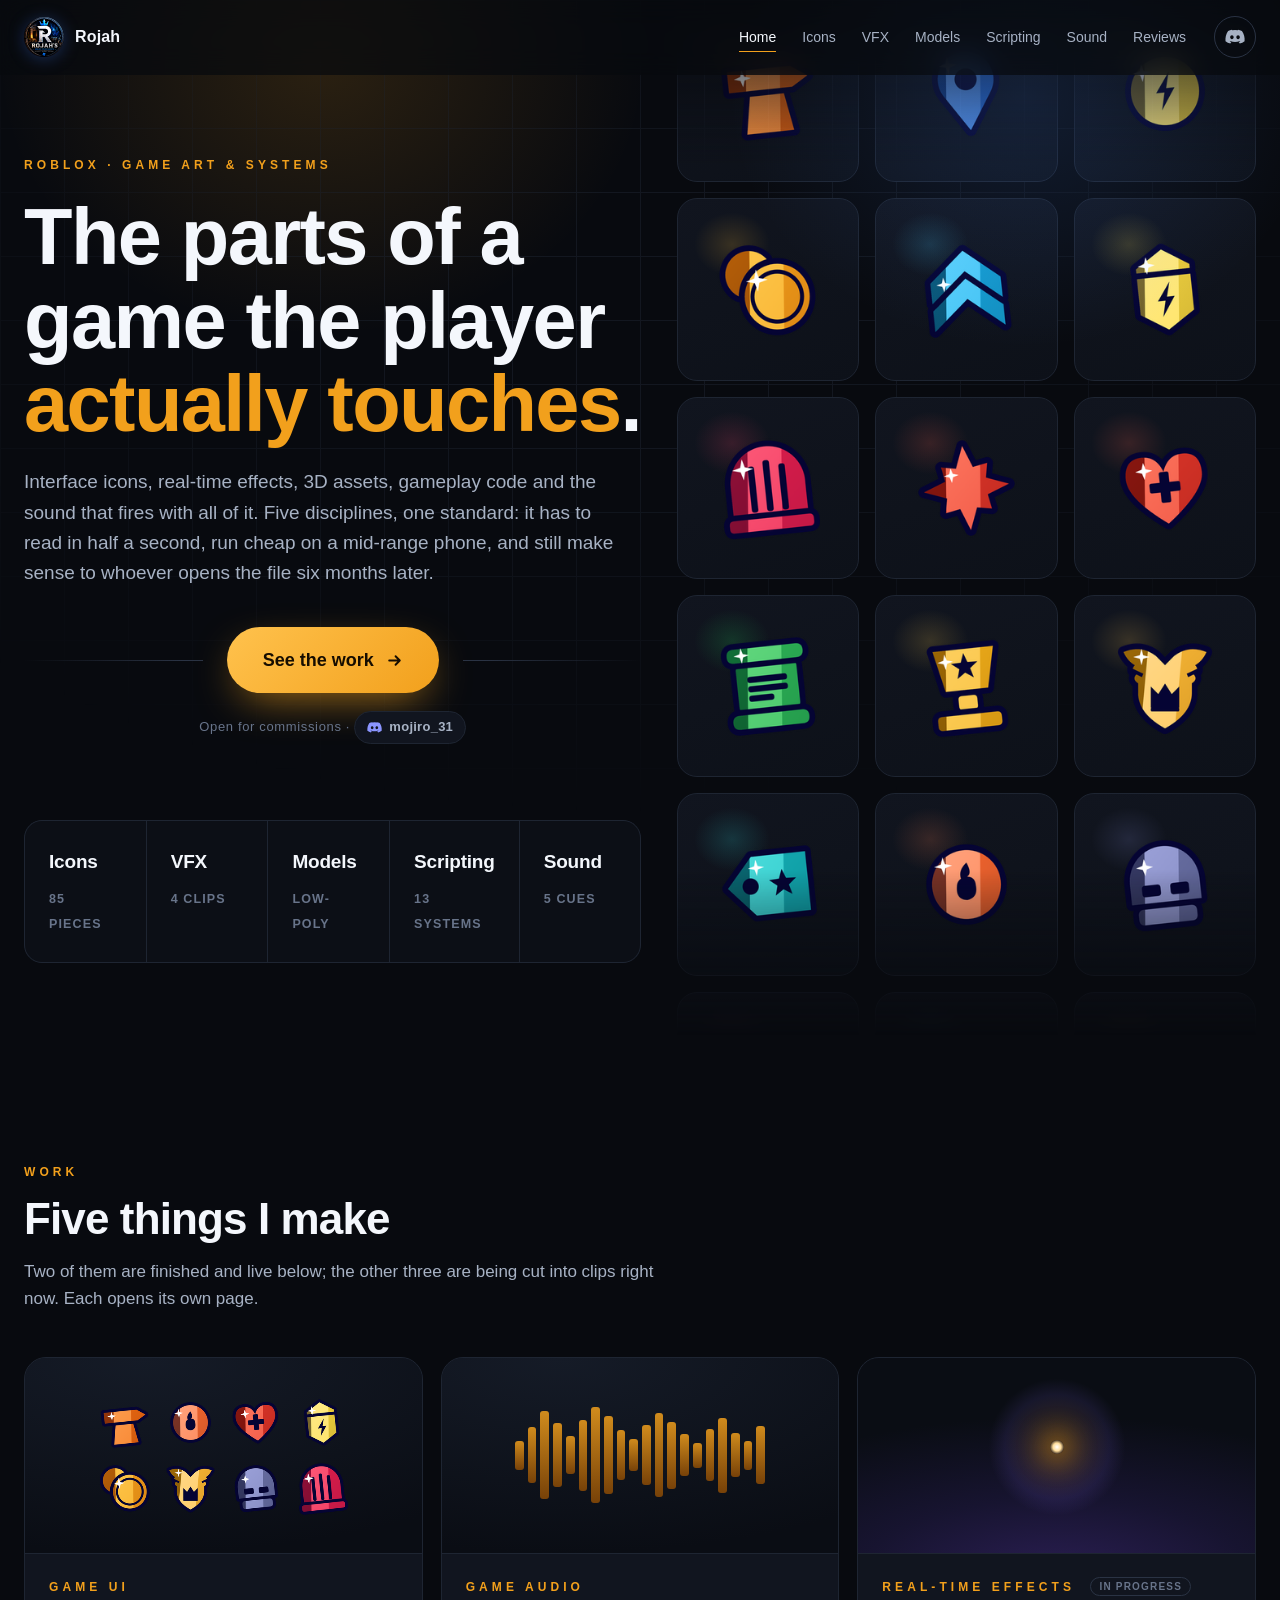
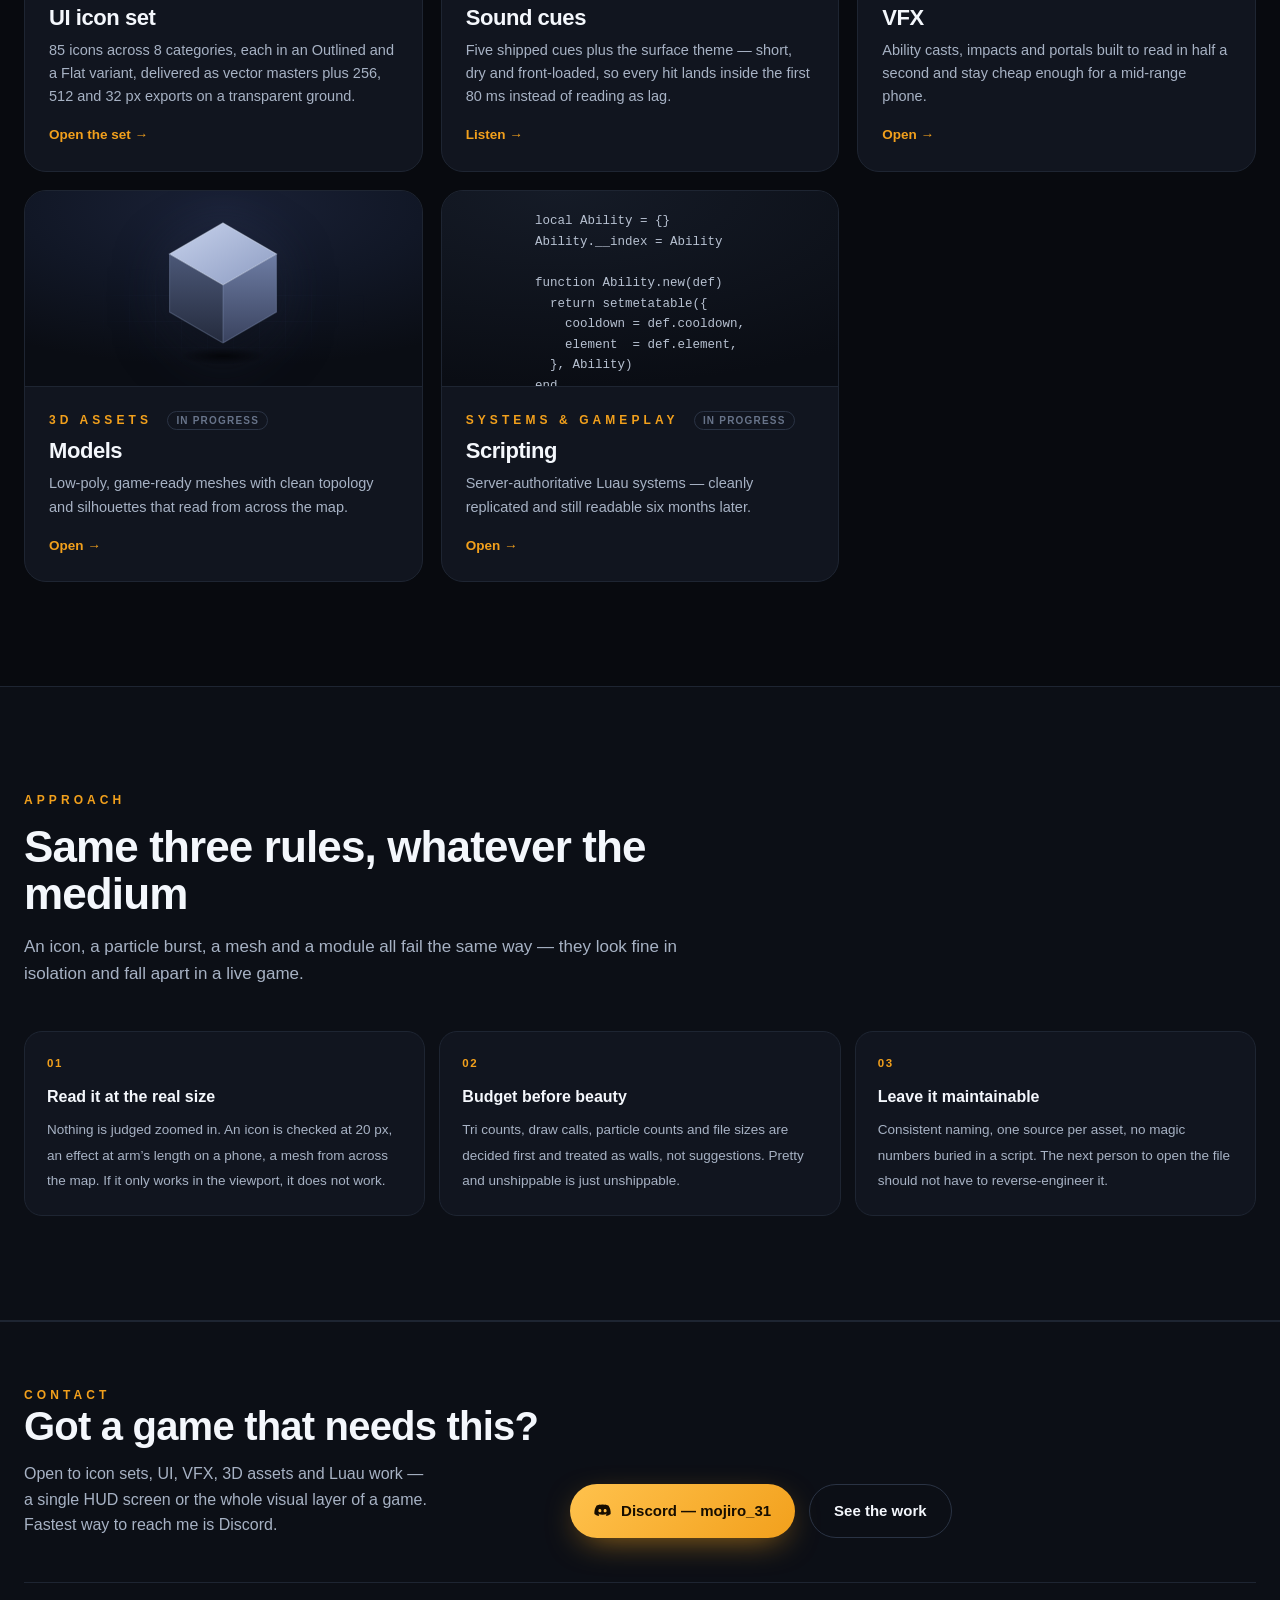
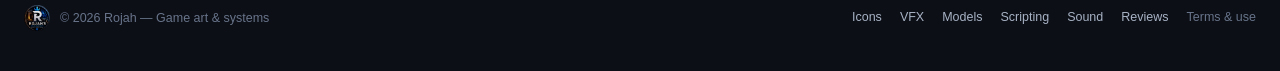
<file: index.html>
<!doctype html>
<html lang="en">
<head>
<meta charset="utf-8">
<meta name="viewport" content="width=device-width,initial-scale=1">
<meta http-equiv="Content-Security-Policy" content="default-src 'self'; base-uri 'none'; form-action 'none'; object-src 'none'; script-src 'self'; style-src 'self' 'unsafe-inline' https://fonts.googleapis.com; font-src 'self' https://fonts.gstatic.com; img-src 'self' data:; media-src 'self' blob:; connect-src 'self'">
<meta name="referrer" content="strict-origin-when-cross-origin">
<title>Rojah — Game UI &amp; Icon Design</title>
<meta name="description" content="Game UI icon systems — 85 icons in one visual language, built to read at 20 pixels, plus the sound cues that fire alongside them.">
<meta property="og:title" content="Rojah — Game UI &amp; Icon Design">
<meta property="og:description" content="Game UI icon systems — 85 icons in one visual language, built to read at 20 pixels, plus the sound cues that fire alongside them.">
<meta property="og:image" content="assets/og.png">
<link rel="icon" href="favicon.png">
<link rel="preconnect" href="https://fonts.googleapis.com">
<link rel="preconnect" href="https://fonts.gstatic.com" crossorigin>
<link href="https://fonts.googleapis.com/css2?family=Space+Grotesk:wght@500;700&family=Inter:wght@400;500;600;700&display=swap" rel="stylesheet">
<link rel="stylesheet" href="css/style.css">
</head>
<body>
<a class="skip" href="#main">Skip to content</a>
<nav class="nav" id="nav">
  <div class="wrap">
    <a class="brand" href="index.html"><span class="mk"><img src="assets/brand-sm.png" alt="" draggable="false"></span> Rojah</a>
    <div class="navlinks"><a href="index.html" class=on>Home</a><a href="icons.html">Icons</a><a href="vfx.html">VFX</a><a href="models.html">Models</a><a href="scripting.html">Scripting</a><a href="sounds.html">Sound</a><a href="reviews.html">Reviews</a></div>
    <button class="navcta dsc" data-copy="mojiro_31" data-tip="Add me on Discord — mojiro_31"
      aria-label="Add me on Discord, opens instructions"><svg viewBox="0 0 24 24" fill="currentColor" aria-hidden="true"><path d="M20.3 4.9A19 19 0 0 0 15.6 3.4l-.2.4a17.6 17.6 0 0 0-6.7 0l-.3-.4A19 19 0 0 0 3.7 4.9C1 9 .3 13 .6 17a19.2 19.2 0 0 0 5.8 2.9l1.2-1.9a12.4 12.4 0 0 1-1.9-.9l.5-.4a13.7 13.7 0 0 0 11.7 0l.5.4a12.4 12.4 0 0 1-2 .9l1.3 1.9a19.1 19.1 0 0 0 5.8-2.9c.4-4.7-.7-8.6-3.2-12.1ZM8.3 14.6c-1.1 0-2.1-1-2.1-2.3s.9-2.3 2.1-2.3c1.2 0 2.1 1 2.1 2.3s-.9 2.3-2.1 2.3Zm7.4 0c-1.2 0-2.1-1-2.1-2.3s.9-2.3 2.1-2.3 2.1 1 2.1 2.3-.9 2.3-2.1 2.3Z"/></svg></button>
  </div>
</nav>
<main id="main">

<header class="hero" id="top">
  <div class="gridlines"></div>
  <div class="wrap">
    <div>
      <div class="eyebrow">Roblox · Game art &amp; systems</div>
      <h1>The parts of a game the player <em>actually touches</em>.</h1>
      <p class="lede">Interface icons, real-time effects, 3D assets, gameplay code and the sound that
        fires with all of it. Five disciplines, one standard: it has to read in half a second, run cheap
        on a mid-range phone, and still make sense to whoever opens the file six months later.</p>
      <div class="cta ctarow">
        <span class="hr"></span>
        <a class="btn btn-primary" href="#work">See the work
          <svg width="15" height="15" viewBox="0 0 16 16" fill="none"><path d="M3 8h10M9 4l4 4-4 4" stroke="currentColor" stroke-width="1.8" stroke-linecap="round" stroke-linejoin="round"/></svg></a>
        <span class="hr"></span>
      </div>
      <p class="avail">Open for commissions ·
        <button class="tagbtn" data-copy="mojiro_31" aria-label="Add me on Discord, opens instructions">
          <svg viewBox="0 0 24 24" fill="currentColor" aria-hidden="true"><path d="M20.3 4.9A19 19 0 0 0 15.6 3.4l-.2.4a17.6 17.6 0 0 0-6.7 0l-.3-.4A19 19 0 0 0 3.7 4.9C1 9 .3 13 .6 17a19.2 19.2 0 0 0 5.8 2.9l1.2-1.9a12.4 12.4 0 0 1-1.9-.9l.5-.4a13.7 13.7 0 0 0 11.7 0l.5.4a12.4 12.4 0 0 1-2 .9l1.3 1.9a19.1 19.1 0 0 0 5.8-2.9c.4-4.7-.7-8.6-3.2-12.1ZM8.3 14.6c-1.1 0-2.1-1-2.1-2.3s.9-2.3 2.1-2.3c1.2 0 2.1 1 2.1 2.3s-.9 2.3-2.1 2.3Zm7.4 0c-1.2 0-2.1-1-2.1-2.3s.9-2.3 2.1-2.3 2.1 1 2.1 2.3-.9 2.3-2.1 2.3Z"/></svg><b>mojiro_31</b></button></p>
      <div class="stats disc">
        <a class="stat" href="icons.html"><b>Icons</b><span>85 pieces</span></a>
        <a class="stat" href="vfx.html"><b>VFX</b><span>4 clips</span></a>
        <a class="stat" href="models.html"><b>Models</b><span>Low-poly</span></a>
        <a class="stat" href="scripting.html"><b>Scripting</b><span>13 systems</span></a>
        <a class="stat" href="sounds.html"><b>Sound</b><span>5 cues</span></a>
      </div>
    </div>
    <div class="reel" id="reel"></div>
  </div>
  <script src="js/reel.js"></script>
</header>

<section id="work">
  <div class="wrap">
    <div class="sechead reveal">
      <div class="eyebrow">Work</div>
      <h2>Five things I make</h2>
      <p>Two of them are finished and live below; the other three are being cut into clips right
        now. Each opens its own page.</p>
    </div>
    <div class="work">
      <a class="wcard reveal" href="icons.html">
        <div class="wvis" id="wvis-icons"></div>
        <div class="wtxt">
          <div class="eyebrow">Game UI</div>
          <h3>UI icon set</h3>
          <p>85 icons across 8 categories, each in an Outlined and a Flat variant, delivered as vector
            masters plus 256, 512 and 32 px exports on a transparent ground.</p>
          <span class="more">Open the set →</span>
        </div>
      </a>
      <a class="wcard reveal" href="sounds.html">
        <div class="wvis wvis-snd"><div class="wave" id="wvis-wave"></div></div>
        <div class="wtxt">
          <div class="eyebrow">Game audio</div>
          <h3>Sound cues</h3>
          <p>Five shipped cues plus the surface theme — short, dry and front-loaded, so every hit lands
            inside the first 80&nbsp;ms instead of reading as lag.</p>
          <span class="more">Listen →</span>
        </div>
      </a>
      <a class="wcard reveal" href="vfx.html">
        <div class="wvis wvis-vfx">
          <span class="glow"></span><span class="core"></span>
          <i></i><i></i><i></i>
        </div>
        <div class="wtxt">
          <div class="eyebrow">Real-time effects <em class="wip">in progress</em></div>
          <h3>VFX</h3>
          <p>Ability casts, impacts and portals built to read in half a second and stay cheap enough
            for a mid-range phone.</p>
          <span class="more">Open →</span>
        </div>
      </a>
      <a class="wcard reveal" href="models.html">
        <div class="wvis wvis-3d">
          <svg viewBox="0 0 160 172" class="cube">
            <defs>
              <linearGradient id="fTop" x1="0" y1="0" x2="1" y2="1">
                <stop offset="0" stop-color="#C7D2EC"/><stop offset="1" stop-color="#8D9CC2"/></linearGradient>
              <linearGradient id="fLeft" x1="0" y1="0" x2="0" y2="1">
                <stop offset="0" stop-color="#4C5878"/><stop offset="1" stop-color="#242B3D"/></linearGradient>
              <linearGradient id="fRight" x1="0" y1="0" x2="0" y2="1">
                <stop offset="0" stop-color="#6E7DA4"/><stop offset="1" stop-color="#39425E"/></linearGradient>
              <radialGradient id="shadow"><stop offset="0" stop-color="#000" stop-opacity=".62"/>
                <stop offset="1" stop-color="#000" stop-opacity="0"/></radialGradient>
            </defs>
            <ellipse class="cshadow" cx="80" cy="158" rx="46" ry="9" fill="url(#shadow)"/>
            <g class="cbody">
              <path d="M80 16 137 49 80 82 23 49z" fill="url(#fTop)"/>
              <path d="M23 49 80 82v62L23 111z" fill="url(#fLeft)"/>
              <path d="M137 49 80 82v62l57-33z" fill="url(#fRight)"/>
              <path d="M80 16 137 49 80 82 23 49z" fill="none" stroke="#DCE5F7" stroke-opacity=".5" stroke-width="1.2"/>
              <path d="M80 82v62M23 49v62l57 33M137 49v62L80 144" fill="none" stroke="#9FB0D6"
                    stroke-opacity=".28" stroke-width="1.2"/>
            </g>
          </svg>
        </div>
        <div class="wtxt">
          <div class="eyebrow">3D assets <em class="wip">in progress</em></div>
          <h3>Models</h3>
          <p>Low-poly, game-ready meshes with clean topology and silhouettes that read from across
            the map.</p>
          <span class="more">Open →</span>
        </div>
      </a>
      <a class="wcard reveal" href="scripting.html">
        <div class="wvis wvis-code"><pre>local Ability = {}
Ability.__index = Ability

function Ability.new(def)
  return setmetatable({
    cooldown = def.cooldown,
    element  = def.element,
  }, Ability)
end</pre></div>
        <div class="wtxt">
          <div class="eyebrow">Systems &amp; gameplay <em class="wip">in progress</em></div>
          <h3>Scripting</h3>
          <p>Server-authoritative Luau systems — cleanly replicated and still readable six months
            later.</p>
          <span class="more">Open →</span>
        </div>
      </a>
    </div>
  </div>
</section>

<section style="background:var(--bg-2);border-block:1px solid var(--line)">
  <div class="wrap">
    <div class="sechead reveal">
      <div class="eyebrow">Approach</div>
      <h2>Same three rules, whatever the medium</h2>
      <p>An icon, a particle burst, a mesh and a module all fail the same way — they look fine in
        isolation and fall apart in a live game.</p>
    </div>
    <div class="rules reveal" style="grid-template-columns:repeat(3,1fr)">
      <div class="rule"><u>01</u><b>Read it at the real size</b><span>Nothing is judged zoomed in. An icon is checked at 20&nbsp;px, an effect at arm&#8217;s length on a phone, a mesh from across the map. If it only works in the viewport, it does not work.</span></div>
      <div class="rule"><u>02</u><b>Budget before beauty</b><span>Tri counts, draw calls, particle counts and file sizes are decided first and treated as walls, not suggestions. Pretty and unshippable is just unshippable.</span></div>
      <div class="rule"><u>03</u><b>Leave it maintainable</b><span>Consistent naming, one source per asset, no magic numbers buried in a script. The next person to open the file should not have to reverse-engineer it.</span></div>
    </div>
  </div>
</section>
</main>
<footer id="contact">
  <div class="wrap">
    <div class="fgrid">
      <div>
        <div class="eyebrow">Contact</div>
        <h2>Got a game that needs this?</h2>
        <p>Open to icon sets, UI, VFX, 3D assets and Luau work — a single HUD screen or the whole
          visual layer of a game. Fastest way to reach me is Discord.</p>
      </div>
      <div class="cta" style="margin:0">
        <button class="btn btn-primary" data-copy="mojiro_31">
          <svg width="17" height="17" viewBox="0 0 24 24" fill="currentColor"><path d="M20.3 4.9A19 19 0 0 0 15.6 3.4l-.2.4a17.6 17.6 0 0 0-6.7 0l-.3-.4A19 19 0 0 0 3.7 4.9C1 9 .3 13 .6 17a19.2 19.2 0 0 0 5.8 2.9l1.2-1.9a12.4 12.4 0 0 1-1.9-.9l.5-.4a13.7 13.7 0 0 0 11.7 0l.5.4a12.4 12.4 0 0 1-2 .9l1.3 1.9a19.1 19.1 0 0 0 5.8-2.9c.4-4.7-.7-8.6-3.2-12.1ZM8.3 14.6c-1.1 0-2.1-1-2.1-2.3s.9-2.3 2.1-2.3c1.2 0 2.1 1 2.1 2.3s-.9 2.3-2.1 2.3Zm7.4 0c-1.2 0-2.1-1-2.1-2.3s.9-2.3 2.1-2.3 2.1 1 2.1 2.3-.9 2.3-2.1 2.3Z"/></svg>
          Discord — mojiro_31</button>
        <a class="btn btn-ghost" href="index.html#work">See the work</a>
      </div>
    </div>
    <div class="fine">
      <span class="fmark"><img src="assets/brand-sm.png" alt="" draggable="false">© 2026 Rojah — Game art &amp; systems</span>
      <span class="flinks">
        <a href="icons.html">Icons</a>
        <a href="vfx.html">VFX</a>
        <a href="models.html">Models</a>
        <a href="scripting.html">Scripting</a>
        <a href="sounds.html">Sound</a>
        <a href="reviews.html">Reviews</a>
        <a href="terms.html">Terms &amp; use</a>
      </span>
    </div>
  </div>
</footer>
<div class="modal" id="dsmodal">
  <div class="veil" data-dsclose></div>
  <div class="card ds">
    <button class="x" data-dsclose aria-label="Close">
      <svg width="13" height="13" viewBox="0 0 14 14"><path d="M1 1l12 12M13 1L1 13" stroke="currentColor" stroke-width="1.8" stroke-linecap="round"/></svg>
    </button>
    <div class="dsbody">
      <div class="dshead">
        <span class="dsmark"><svg viewBox="0 0 24 24" fill="currentColor" aria-hidden="true"><path d="M20.3 4.9A19 19 0 0 0 15.6 3.4l-.2.4a17.6 17.6 0 0 0-6.7 0l-.3-.4A19 19 0 0 0 3.7 4.9C1 9 .3 13 .6 17a19.2 19.2 0 0 0 5.8 2.9l1.2-1.9a12.4 12.4 0 0 1-1.9-.9l.5-.4a13.7 13.7 0 0 0 11.7 0l.5.4a12.4 12.4 0 0 1-2 .9l1.3 1.9a19.1 19.1 0 0 0 5.8-2.9c.4-4.7-.7-8.6-3.2-12.1ZM8.3 14.6c-1.1 0-2.1-1-2.1-2.3s.9-2.3 2.1-2.3c1.2 0 2.1 1 2.1 2.3s-.9 2.3-2.1 2.3Zm7.4 0c-1.2 0-2.1-1-2.1-2.3s.9-2.3 2.1-2.3 2.1 1 2.1 2.3-.9 2.3-2.1 2.3Z"/></svg></span>
        <div>
          <h3>Add me on Discord</h3>
          <p>Fastest way to reach me. I read messages daily and usually reply the same day.</p>
        </div>
      </div>

      <div class="dstag">
        <span>my tag</span>
        <code>mojiro_31</code>
        <button class="dscopy" data-tagcopy="mojiro_31">Copy</button>
      </div>

      <ol class="dssteps">
        <li><b>Open Discord</b> — the app, or <span class="mono">discord.com</span> in a browser.</li>
        <li>Go to <b>Home → Friends</b> and press the <b>Add Friend</b> button.</li>
        <li>Paste <span class="mono">mojiro_31</span> into the field and send the request.</li>
        <li>Write straight away what you need — one screen, a full icon set, VFX, models or code.
          Reference images and a rough deadline help me answer with a real price.</li>
      </ol>

      <p class="dsnote"><b>On a phone:</b> Discord app → <b>Friends</b> tab → <b>+</b> in the top
        right → <b>Add by username</b> → paste the tag.</p>
      <p class="dsnote">No account? Discord is free — sign up at
        <span class="mono">discord.com</span>, then follow the steps above.</p>
    </div>
  </div>
</div>
<script src="js/build.js"></script>
<script src="js/app.js"></script>
</body>
</html>
</file>
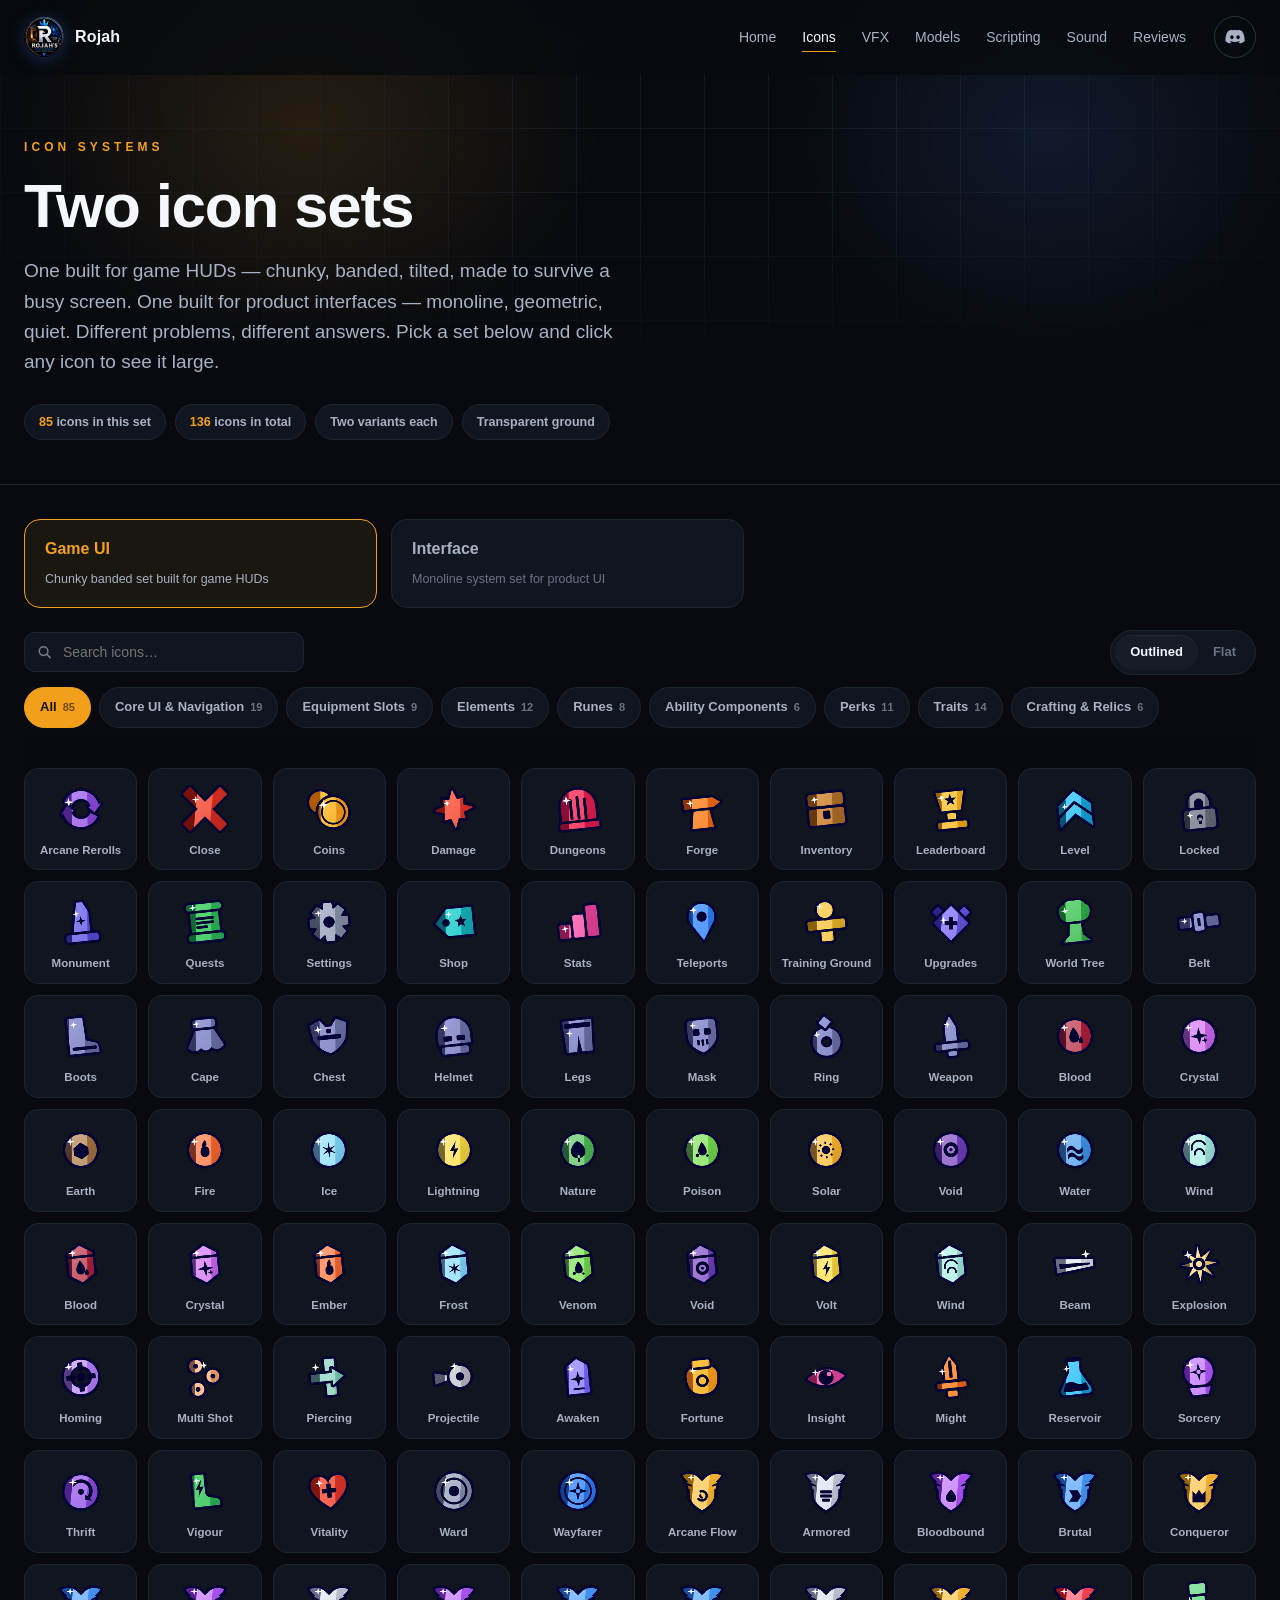
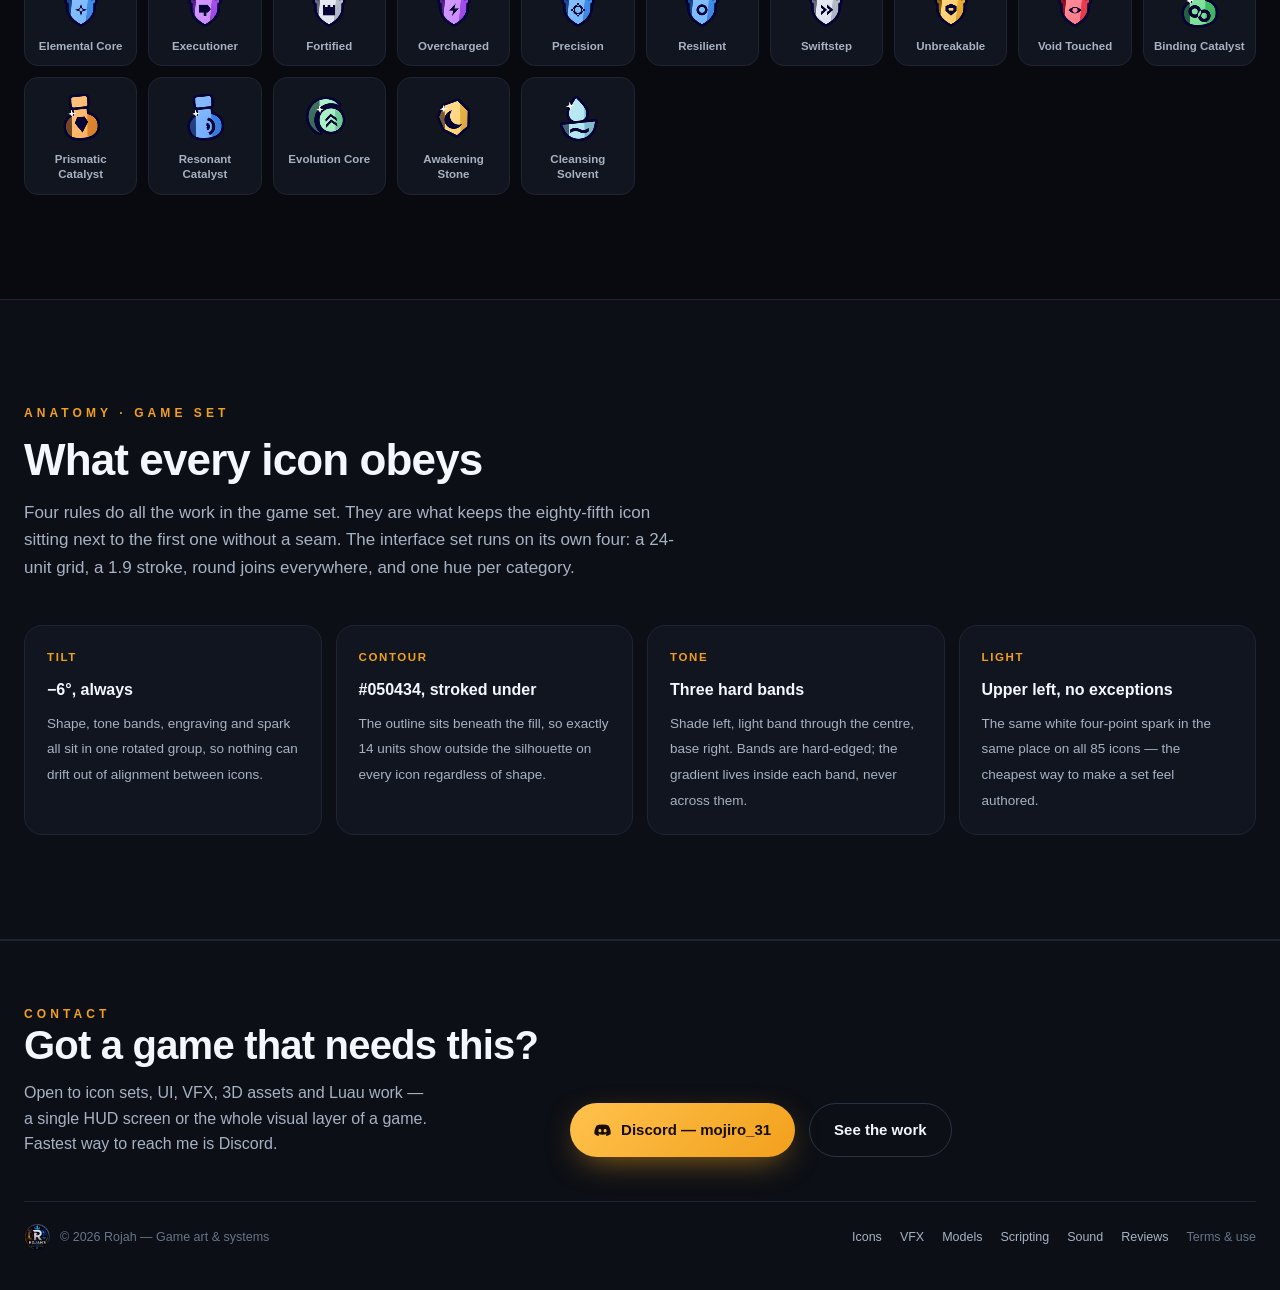
<file: icons.html>
<!doctype html>
<html lang="en">
<head>
<meta charset="utf-8">
<meta name="viewport" content="width=device-width,initial-scale=1">
<meta http-equiv="Content-Security-Policy" content="default-src 'self'; base-uri 'none'; form-action 'none'; object-src 'none'; script-src 'self'; style-src 'self' 'unsafe-inline' https://fonts.googleapis.com; font-src 'self' https://fonts.gstatic.com; img-src 'self' data:; media-src 'self' blob:; connect-src 'self'">
<meta name="referrer" content="strict-origin-when-cross-origin">
<title>UI icon set — Rojah</title>
<meta name="description" content="85 game UI icons in one visual language: 8 categories, Outlined and Flat variants, vector masters and PNG exports.">
<meta property="og:title" content="UI icon set — Rojah">
<meta property="og:description" content="85 game UI icons in one visual language: 8 categories, Outlined and Flat variants, vector masters and PNG exports.">
<meta property="og:image" content="assets/og.png">
<link rel="icon" href="favicon.png">
<link rel="preconnect" href="https://fonts.googleapis.com">
<link rel="preconnect" href="https://fonts.gstatic.com" crossorigin>
<link href="https://fonts.googleapis.com/css2?family=Space+Grotesk:wght@500;700&family=Inter:wght@400;500;600;700&display=swap" rel="stylesheet">
<link rel="stylesheet" href="css/style.css">
</head>
<body>
<a class="skip" href="#main">Skip to content</a>
<nav class="nav" id="nav">
  <div class="wrap">
    <a class="brand" href="index.html"><span class="mk"><img src="assets/brand-sm.png" alt="" draggable="false"></span> Rojah</a>
    <div class="navlinks"><a href="index.html">Home</a><a href="icons.html" class=on>Icons</a><a href="vfx.html">VFX</a><a href="models.html">Models</a><a href="scripting.html">Scripting</a><a href="sounds.html">Sound</a><a href="reviews.html">Reviews</a></div>
    <button class="navcta dsc" data-copy="mojiro_31" data-tip="Add me on Discord — mojiro_31"
      aria-label="Add me on Discord, opens instructions"><svg viewBox="0 0 24 24" fill="currentColor" aria-hidden="true"><path d="M20.3 4.9A19 19 0 0 0 15.6 3.4l-.2.4a17.6 17.6 0 0 0-6.7 0l-.3-.4A19 19 0 0 0 3.7 4.9C1 9 .3 13 .6 17a19.2 19.2 0 0 0 5.8 2.9l1.2-1.9a12.4 12.4 0 0 1-1.9-.9l.5-.4a13.7 13.7 0 0 0 11.7 0l.5.4a12.4 12.4 0 0 1-2 .9l1.3 1.9a19.1 19.1 0 0 0 5.8-2.9c.4-4.7-.7-8.6-3.2-12.1ZM8.3 14.6c-1.1 0-2.1-1-2.1-2.3s.9-2.3 2.1-2.3c1.2 0 2.1 1 2.1 2.3s-.9 2.3-2.1 2.3Zm7.4 0c-1.2 0-2.1-1-2.1-2.3s.9-2.3 2.1-2.3 2.1 1 2.1 2.3-.9 2.3-2.1 2.3Z"/></svg></button>
  </div>
</nav>
<main id="main">

<header class="pagehead">
  <div class="gridlines"></div>
  <div class="wrap">
    <div class="eyebrow">Icon systems</div>
    <h1>Two icon sets</h1>
    <p class="lede">One built for game HUDs — chunky, banded, tilted, made to survive a busy screen.
      One built for product interfaces — monoline, geometric, quiet. Different problems, different
      answers. Pick a set below and click any icon to see it large.</p>
    <div class="pills">
      <span><b id="setcount">85</b> icons in this set</span><span><b>136</b> icons in total</span>
      <span>Two variants each</span><span>Transparent ground</span>
    </div>
  </div>
</header>

<section style="padding-top:34px">
  <div class="wrap">
    <div class="sets" id="sets"></div>

    <div class="toolbar">
      <div class="tbtop">
        <div class="search">
          <svg width="15" height="15" viewBox="0 0 16 16" fill="none"><circle cx="7" cy="7" r="4.6" stroke="currentColor" stroke-width="1.6"/><path d="M10.5 10.5 14 14" stroke="currentColor" stroke-width="1.6" stroke-linecap="round"/></svg>
          <input id="q" type="search" placeholder="Search icons…" autocomplete="off">
        </div>
        <div class="seg">
          <button data-v="Outlined" class="on">Outlined</button>
          <button data-v="Flat">Flat</button>
        </div>
      </div>
      <div class="chips" id="chips"></div>
    </div>
    <div class="grid" id="grid"></div>
    <div class="empty" id="empty" hidden>Nothing matches that search.</div>
  </div>
</section>

<section style="background:var(--bg-2);border-block:1px solid var(--line)">
  <div class="wrap">
    <div class="sechead reveal">
      <div class="eyebrow">Anatomy · game set</div>
      <h2>What every icon obeys</h2>
      <p>Four rules do all the work in the game set. They are what keeps the eighty-fifth icon sitting
        next to the first one without a seam. The interface set runs on its own four: a 24-unit grid,
        a 1.9 stroke, round joins everywhere, and one hue per category.</p>
    </div>
    <div class="rules reveal" style="grid-template-columns:repeat(4,1fr)">
        <div class="rule"><u>Tilt</u><b>−6°, always</b><span>Shape, tone bands, engraving and spark all sit in one rotated group, so nothing can drift out of alignment between icons.</span></div>
        <div class="rule"><u>Contour</u><b>#050434, stroked under</b><span>The outline sits beneath the fill, so exactly 14 units show outside the silhouette on every icon regardless of shape.</span></div>
        <div class="rule"><u>Tone</u><b>Three hard bands</b><span>Shade left, light band through the centre, base right. Bands are hard-edged; the gradient lives inside each band, never across them.</span></div>
        <div class="rule"><u>Light</u><b>Upper left, no exceptions</b><span>The same white four-point spark in the same place on all 85 icons — the cheapest way to make a set feel authored.</span></div>
      </div>
    </div>
  </div>
</section>
<div class="modal" id="modal">
  <div class="veil" data-close></div>
  <div class="card" id="card"></div>
</div>
</main>
<footer id="contact">
  <div class="wrap">
    <div class="fgrid">
      <div>
        <div class="eyebrow">Contact</div>
        <h2>Got a game that needs this?</h2>
        <p>Open to icon sets, UI, VFX, 3D assets and Luau work — a single HUD screen or the whole
          visual layer of a game. Fastest way to reach me is Discord.</p>
      </div>
      <div class="cta" style="margin:0">
        <button class="btn btn-primary" data-copy="mojiro_31">
          <svg width="17" height="17" viewBox="0 0 24 24" fill="currentColor"><path d="M20.3 4.9A19 19 0 0 0 15.6 3.4l-.2.4a17.6 17.6 0 0 0-6.7 0l-.3-.4A19 19 0 0 0 3.7 4.9C1 9 .3 13 .6 17a19.2 19.2 0 0 0 5.8 2.9l1.2-1.9a12.4 12.4 0 0 1-1.9-.9l.5-.4a13.7 13.7 0 0 0 11.7 0l.5.4a12.4 12.4 0 0 1-2 .9l1.3 1.9a19.1 19.1 0 0 0 5.8-2.9c.4-4.7-.7-8.6-3.2-12.1ZM8.3 14.6c-1.1 0-2.1-1-2.1-2.3s.9-2.3 2.1-2.3c1.2 0 2.1 1 2.1 2.3s-.9 2.3-2.1 2.3Zm7.4 0c-1.2 0-2.1-1-2.1-2.3s.9-2.3 2.1-2.3 2.1 1 2.1 2.3-.9 2.3-2.1 2.3Z"/></svg>
          Discord — mojiro_31</button>
        <a class="btn btn-ghost" href="index.html#work">See the work</a>
      </div>
    </div>
    <div class="fine">
      <span class="fmark"><img src="assets/brand-sm.png" alt="" draggable="false">© 2026 Rojah — Game art &amp; systems</span>
      <span class="flinks">
        <a href="icons.html">Icons</a>
        <a href="vfx.html">VFX</a>
        <a href="models.html">Models</a>
        <a href="scripting.html">Scripting</a>
        <a href="sounds.html">Sound</a>
        <a href="reviews.html">Reviews</a>
        <a href="terms.html">Terms &amp; use</a>
      </span>
    </div>
  </div>
</footer>
<div class="modal" id="dsmodal">
  <div class="veil" data-dsclose></div>
  <div class="card ds">
    <button class="x" data-dsclose aria-label="Close">
      <svg width="13" height="13" viewBox="0 0 14 14"><path d="M1 1l12 12M13 1L1 13" stroke="currentColor" stroke-width="1.8" stroke-linecap="round"/></svg>
    </button>
    <div class="dsbody">
      <div class="dshead">
        <span class="dsmark"><svg viewBox="0 0 24 24" fill="currentColor" aria-hidden="true"><path d="M20.3 4.9A19 19 0 0 0 15.6 3.4l-.2.4a17.6 17.6 0 0 0-6.7 0l-.3-.4A19 19 0 0 0 3.7 4.9C1 9 .3 13 .6 17a19.2 19.2 0 0 0 5.8 2.9l1.2-1.9a12.4 12.4 0 0 1-1.9-.9l.5-.4a13.7 13.7 0 0 0 11.7 0l.5.4a12.4 12.4 0 0 1-2 .9l1.3 1.9a19.1 19.1 0 0 0 5.8-2.9c.4-4.7-.7-8.6-3.2-12.1ZM8.3 14.6c-1.1 0-2.1-1-2.1-2.3s.9-2.3 2.1-2.3c1.2 0 2.1 1 2.1 2.3s-.9 2.3-2.1 2.3Zm7.4 0c-1.2 0-2.1-1-2.1-2.3s.9-2.3 2.1-2.3 2.1 1 2.1 2.3-.9 2.3-2.1 2.3Z"/></svg></span>
        <div>
          <h3>Add me on Discord</h3>
          <p>Fastest way to reach me. I read messages daily and usually reply the same day.</p>
        </div>
      </div>

      <div class="dstag">
        <span>my tag</span>
        <code>mojiro_31</code>
        <button class="dscopy" data-tagcopy="mojiro_31">Copy</button>
      </div>

      <ol class="dssteps">
        <li><b>Open Discord</b> — the app, or <span class="mono">discord.com</span> in a browser.</li>
        <li>Go to <b>Home → Friends</b> and press the <b>Add Friend</b> button.</li>
        <li>Paste <span class="mono">mojiro_31</span> into the field and send the request.</li>
        <li>Write straight away what you need — one screen, a full icon set, VFX, models or code.
          Reference images and a rough deadline help me answer with a real price.</li>
      </ol>

      <p class="dsnote"><b>On a phone:</b> Discord app → <b>Friends</b> tab → <b>+</b> in the top
        right → <b>Add by username</b> → paste the tag.</p>
      <p class="dsnote">No account? Discord is free — sign up at
        <span class="mono">discord.com</span>, then follow the steps above.</p>
    </div>
  </div>
</div>
<script src="js/build.js"></script>
<script src="js/app.js"></script>
</body>
</html>
</file>
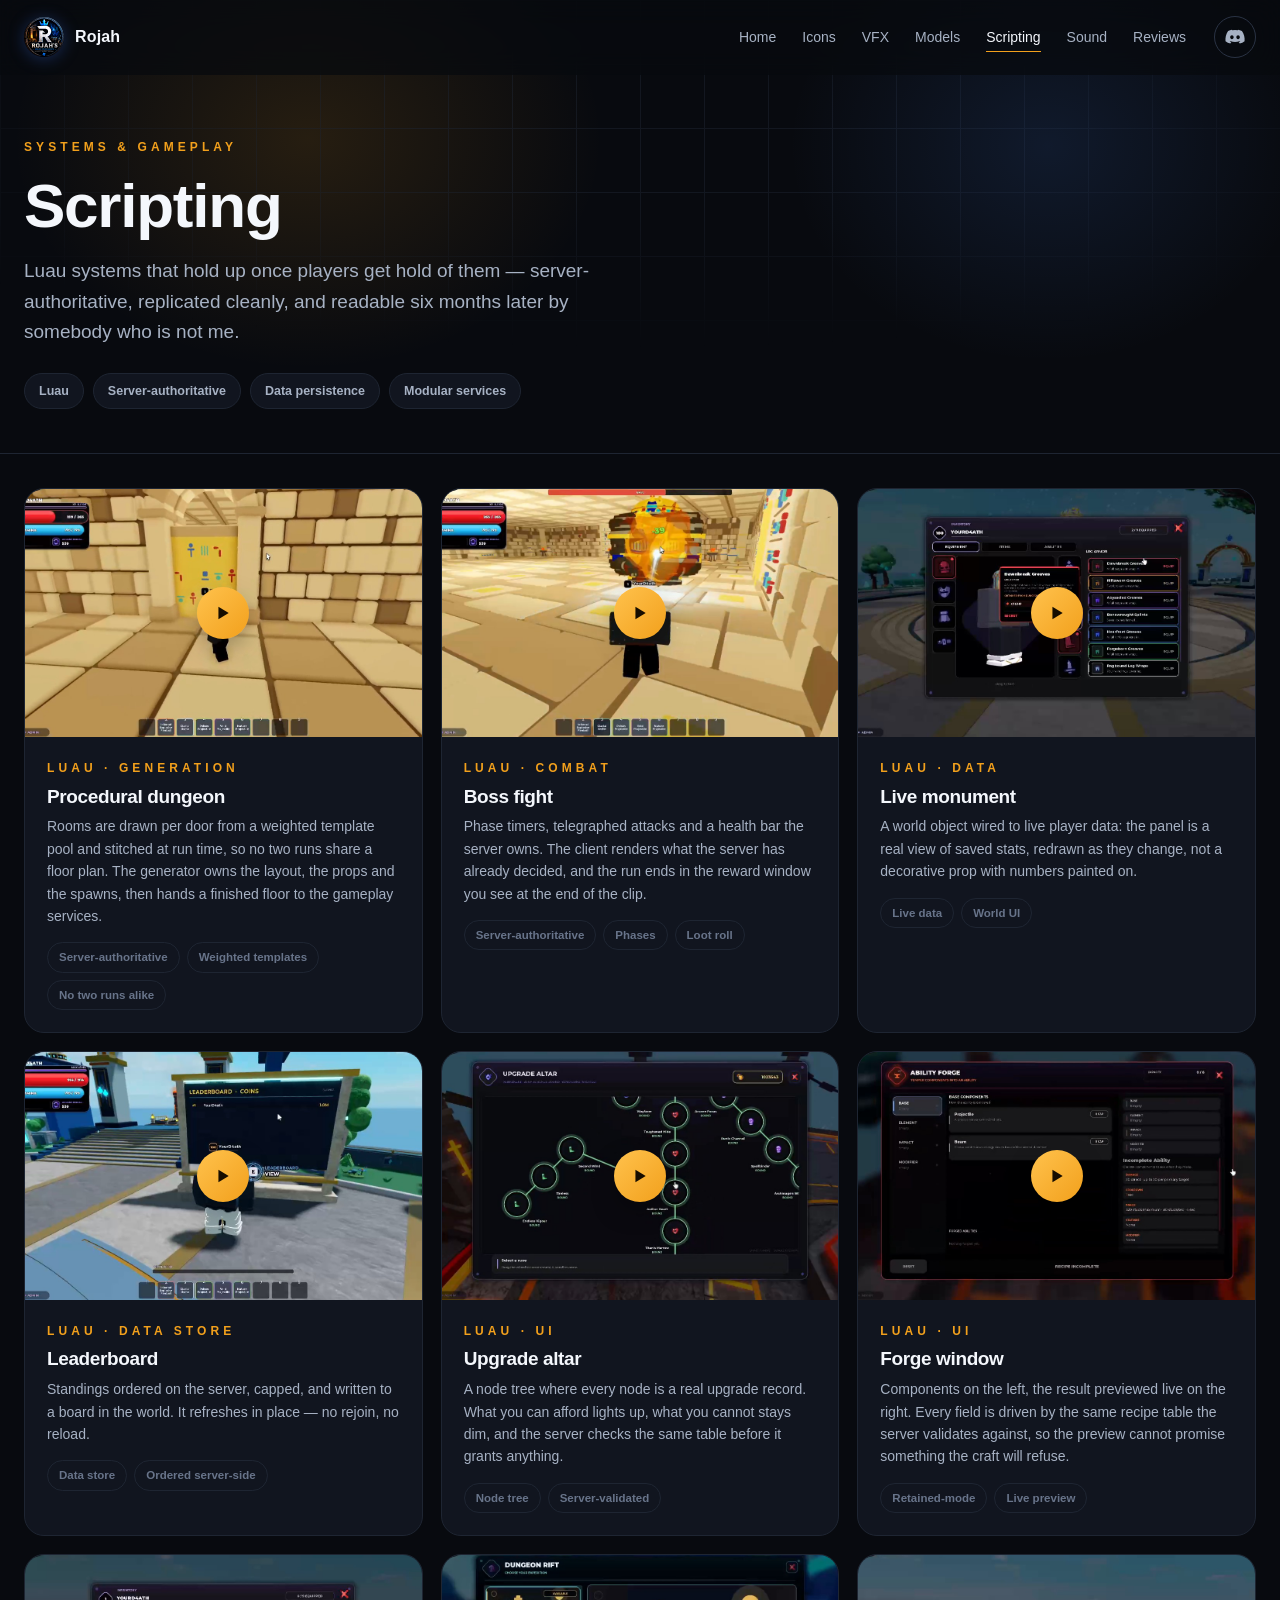
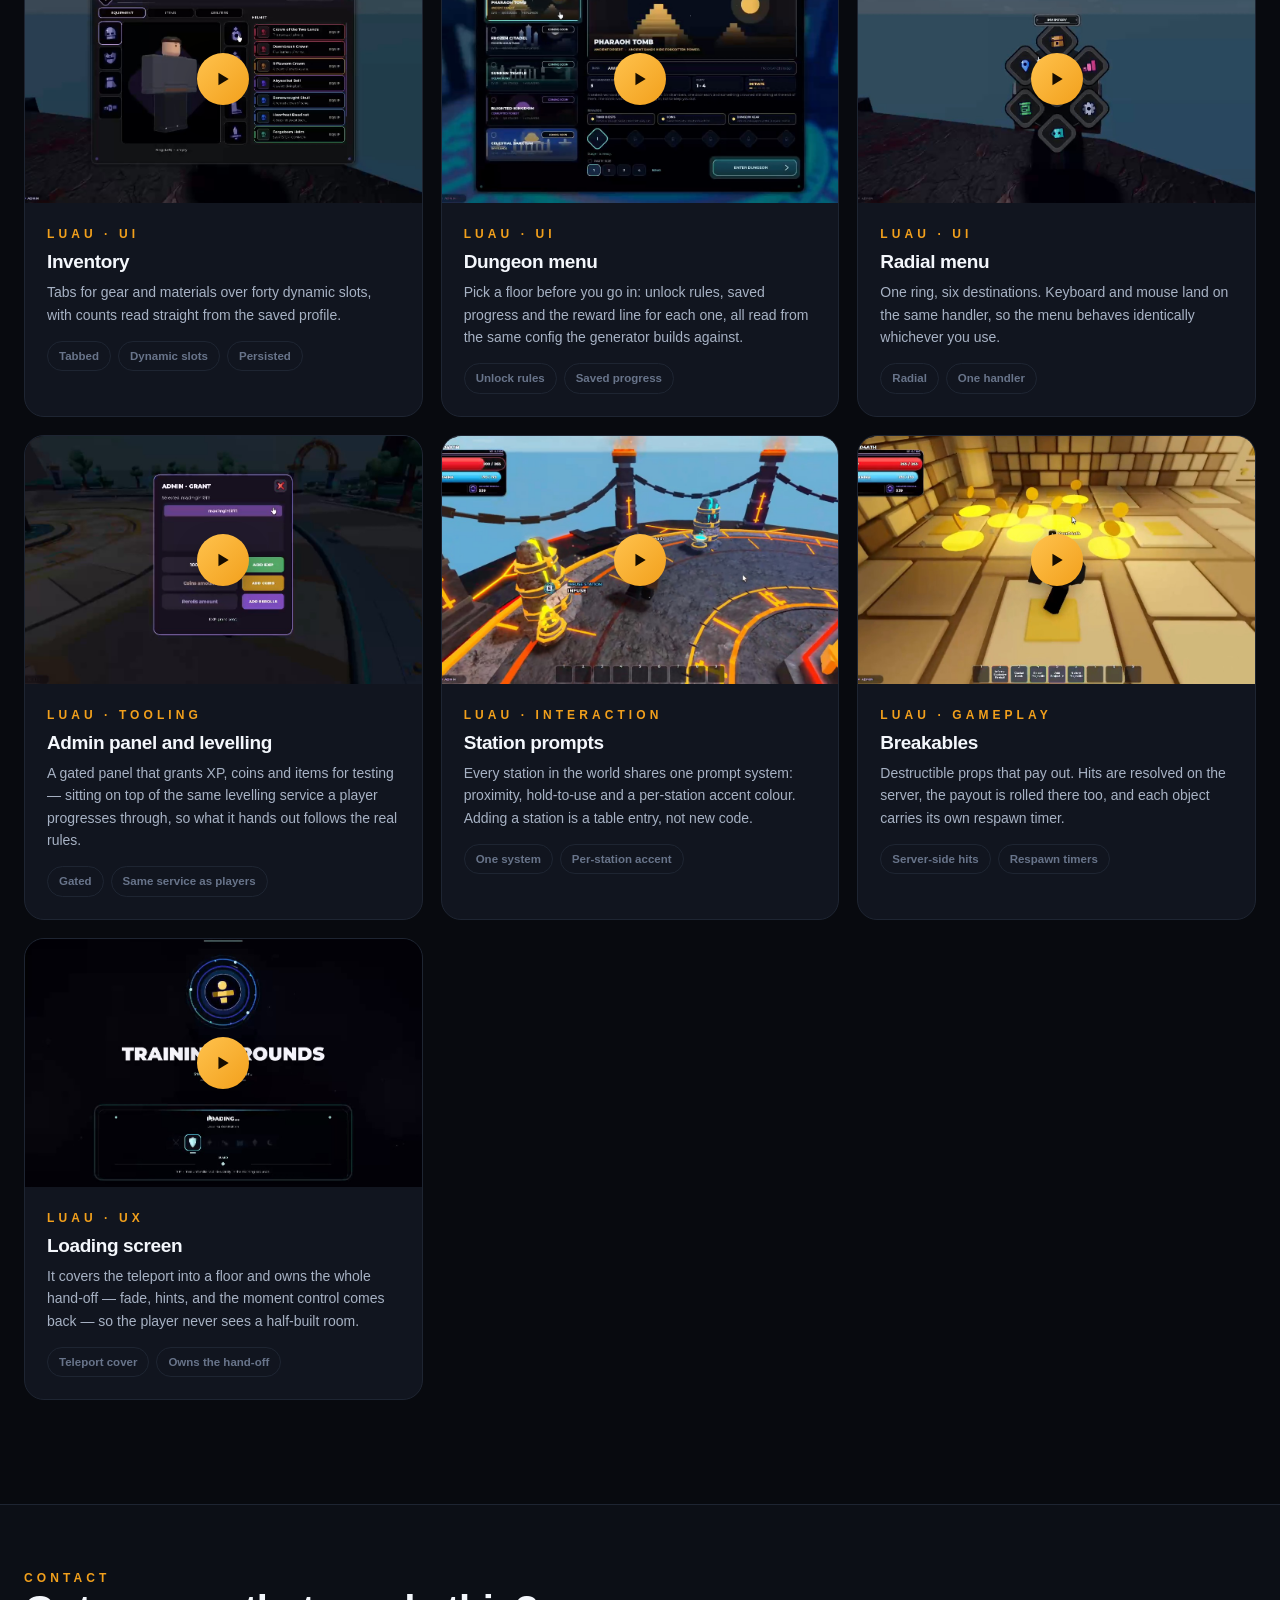
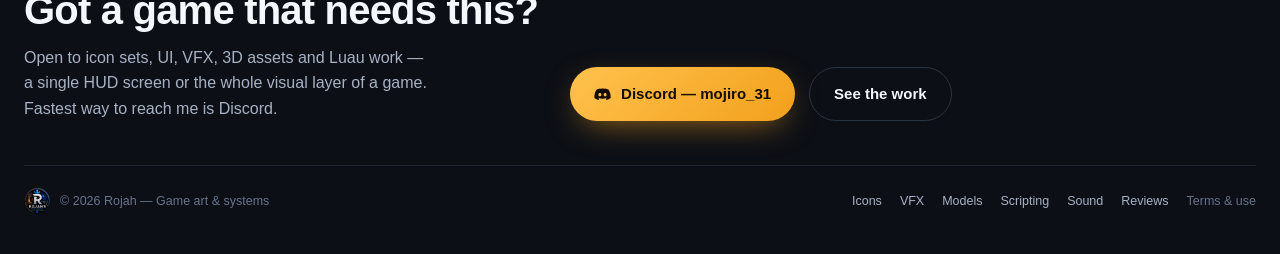
<file: scripting.html>
<!doctype html>
<html lang="en">
<head>
<meta charset="utf-8">
<meta name="viewport" content="width=device-width,initial-scale=1">
<meta http-equiv="Content-Security-Policy" content="default-src 'self'; base-uri 'none'; form-action 'none'; object-src 'none'; script-src 'self'; style-src 'self' 'unsafe-inline' https://fonts.googleapis.com; font-src 'self' https://fonts.gstatic.com; img-src 'self' data:; media-src 'self' blob:; connect-src 'self'">
<meta name="referrer" content="strict-origin-when-cross-origin">
<title>Scripting — Rojah</title>
<meta name="description" content="Luau gameplay systems and tooling for Roblox.">
<meta property="og:title" content="Scripting — Rojah">
<meta property="og:description" content="Luau gameplay systems and tooling for Roblox.">
<meta property="og:image" content="assets/og.png">
<link rel="icon" href="favicon.png">
<link rel="preconnect" href="https://fonts.googleapis.com">
<link rel="preconnect" href="https://fonts.gstatic.com" crossorigin>
<link href="https://fonts.googleapis.com/css2?family=Space+Grotesk:wght@500;700&family=Inter:wght@400;500;600;700&display=swap" rel="stylesheet">
<link rel="stylesheet" href="css/style.css">
</head>
<body>
<a class="skip" href="#main">Skip to content</a>
<nav class="nav" id="nav">
  <div class="wrap">
    <a class="brand" href="index.html"><span class="mk"><img src="assets/brand-sm.png" alt="" draggable="false"></span> Rojah</a>
    <div class="navlinks"><a href="index.html">Home</a><a href="icons.html">Icons</a><a href="vfx.html">VFX</a><a href="models.html">Models</a><a href="scripting.html" class=on>Scripting</a><a href="sounds.html">Sound</a><a href="reviews.html">Reviews</a></div>
    <button class="navcta dsc" data-copy="mojiro_31" data-tip="Add me on Discord — mojiro_31"
      aria-label="Add me on Discord, opens instructions"><svg viewBox="0 0 24 24" fill="currentColor" aria-hidden="true"><path d="M20.3 4.9A19 19 0 0 0 15.6 3.4l-.2.4a17.6 17.6 0 0 0-6.7 0l-.3-.4A19 19 0 0 0 3.7 4.9C1 9 .3 13 .6 17a19.2 19.2 0 0 0 5.8 2.9l1.2-1.9a12.4 12.4 0 0 1-1.9-.9l.5-.4a13.7 13.7 0 0 0 11.7 0l.5.4a12.4 12.4 0 0 1-2 .9l1.3 1.9a19.1 19.1 0 0 0 5.8-2.9c.4-4.7-.7-8.6-3.2-12.1ZM8.3 14.6c-1.1 0-2.1-1-2.1-2.3s.9-2.3 2.1-2.3c1.2 0 2.1 1 2.1 2.3s-.9 2.3-2.1 2.3Zm7.4 0c-1.2 0-2.1-1-2.1-2.3s.9-2.3 2.1-2.3 2.1 1 2.1 2.3-.9 2.3-2.1 2.3Z"/></svg></button>
  </div>
</nav>
<main id="main">

<header class="pagehead">
  <div class="gridlines"></div>
  <div class="wrap">
    <div class="eyebrow">Systems &amp; gameplay</div>
    <h1>Scripting</h1>
    <p class="lede">Luau systems that hold up once players get hold of them — server-authoritative, replicated cleanly, and readable six months later by somebody who is not me.</p>
    <div class="pills"><span>Luau</span><span>Server-authoritative</span><span>Data persistence</span><span>Modular services</span></div>
  </div>
</header>

<section style="padding-top:34px">
  <div class="wrap">
    <div class="workgrid" id="workgrid" data-section="scripting"></div>
    <div class="blank" id="workempty" hidden>
      <div class="blankmark"></div>
      <b>Clips and snippets are being prepared.</b>
      <span>New pieces are added here as they are finished.</span>
      <button class="btn btn-ghost" data-copy="mojiro_31" style="margin-top:20px">Ask on Discord — mojiro_31</button>
    </div>
  </div>
</section>
</main>
<footer id="contact">
  <div class="wrap">
    <div class="fgrid">
      <div>
        <div class="eyebrow">Contact</div>
        <h2>Got a game that needs this?</h2>
        <p>Open to icon sets, UI, VFX, 3D assets and Luau work — a single HUD screen or the whole
          visual layer of a game. Fastest way to reach me is Discord.</p>
      </div>
      <div class="cta" style="margin:0">
        <button class="btn btn-primary" data-copy="mojiro_31">
          <svg width="17" height="17" viewBox="0 0 24 24" fill="currentColor"><path d="M20.3 4.9A19 19 0 0 0 15.6 3.4l-.2.4a17.6 17.6 0 0 0-6.7 0l-.3-.4A19 19 0 0 0 3.7 4.9C1 9 .3 13 .6 17a19.2 19.2 0 0 0 5.8 2.9l1.2-1.9a12.4 12.4 0 0 1-1.9-.9l.5-.4a13.7 13.7 0 0 0 11.7 0l.5.4a12.4 12.4 0 0 1-2 .9l1.3 1.9a19.1 19.1 0 0 0 5.8-2.9c.4-4.7-.7-8.6-3.2-12.1ZM8.3 14.6c-1.1 0-2.1-1-2.1-2.3s.9-2.3 2.1-2.3c1.2 0 2.1 1 2.1 2.3s-.9 2.3-2.1 2.3Zm7.4 0c-1.2 0-2.1-1-2.1-2.3s.9-2.3 2.1-2.3 2.1 1 2.1 2.3-.9 2.3-2.1 2.3Z"/></svg>
          Discord — mojiro_31</button>
        <a class="btn btn-ghost" href="index.html#work">See the work</a>
      </div>
    </div>
    <div class="fine">
      <span class="fmark"><img src="assets/brand-sm.png" alt="" draggable="false">© 2026 Rojah — Game art &amp; systems</span>
      <span class="flinks">
        <a href="icons.html">Icons</a>
        <a href="vfx.html">VFX</a>
        <a href="models.html">Models</a>
        <a href="scripting.html">Scripting</a>
        <a href="sounds.html">Sound</a>
        <a href="reviews.html">Reviews</a>
        <a href="terms.html">Terms &amp; use</a>
      </span>
    </div>
  </div>
</footer>
<div class="modal" id="dsmodal">
  <div class="veil" data-dsclose></div>
  <div class="card ds">
    <button class="x" data-dsclose aria-label="Close">
      <svg width="13" height="13" viewBox="0 0 14 14"><path d="M1 1l12 12M13 1L1 13" stroke="currentColor" stroke-width="1.8" stroke-linecap="round"/></svg>
    </button>
    <div class="dsbody">
      <div class="dshead">
        <span class="dsmark"><svg viewBox="0 0 24 24" fill="currentColor" aria-hidden="true"><path d="M20.3 4.9A19 19 0 0 0 15.6 3.4l-.2.4a17.6 17.6 0 0 0-6.7 0l-.3-.4A19 19 0 0 0 3.7 4.9C1 9 .3 13 .6 17a19.2 19.2 0 0 0 5.8 2.9l1.2-1.9a12.4 12.4 0 0 1-1.9-.9l.5-.4a13.7 13.7 0 0 0 11.7 0l.5.4a12.4 12.4 0 0 1-2 .9l1.3 1.9a19.1 19.1 0 0 0 5.8-2.9c.4-4.7-.7-8.6-3.2-12.1ZM8.3 14.6c-1.1 0-2.1-1-2.1-2.3s.9-2.3 2.1-2.3c1.2 0 2.1 1 2.1 2.3s-.9 2.3-2.1 2.3Zm7.4 0c-1.2 0-2.1-1-2.1-2.3s.9-2.3 2.1-2.3 2.1 1 2.1 2.3-.9 2.3-2.1 2.3Z"/></svg></span>
        <div>
          <h3>Add me on Discord</h3>
          <p>Fastest way to reach me. I read messages daily and usually reply the same day.</p>
        </div>
      </div>

      <div class="dstag">
        <span>my tag</span>
        <code>mojiro_31</code>
        <button class="dscopy" data-tagcopy="mojiro_31">Copy</button>
      </div>

      <ol class="dssteps">
        <li><b>Open Discord</b> — the app, or <span class="mono">discord.com</span> in a browser.</li>
        <li>Go to <b>Home → Friends</b> and press the <b>Add Friend</b> button.</li>
        <li>Paste <span class="mono">mojiro_31</span> into the field and send the request.</li>
        <li>Write straight away what you need — one screen, a full icon set, VFX, models or code.
          Reference images and a rough deadline help me answer with a real price.</li>
      </ol>

      <p class="dsnote"><b>On a phone:</b> Discord app → <b>Friends</b> tab → <b>+</b> in the top
        right → <b>Add by username</b> → paste the tag.</p>
      <p class="dsnote">No account? Discord is free — sign up at
        <span class="mono">discord.com</span>, then follow the steps above.</p>
    </div>
  </div>
</div>
<script src="js/build.js"></script>
<script src="js/app.js"></script>
</body>
</html>
</file>
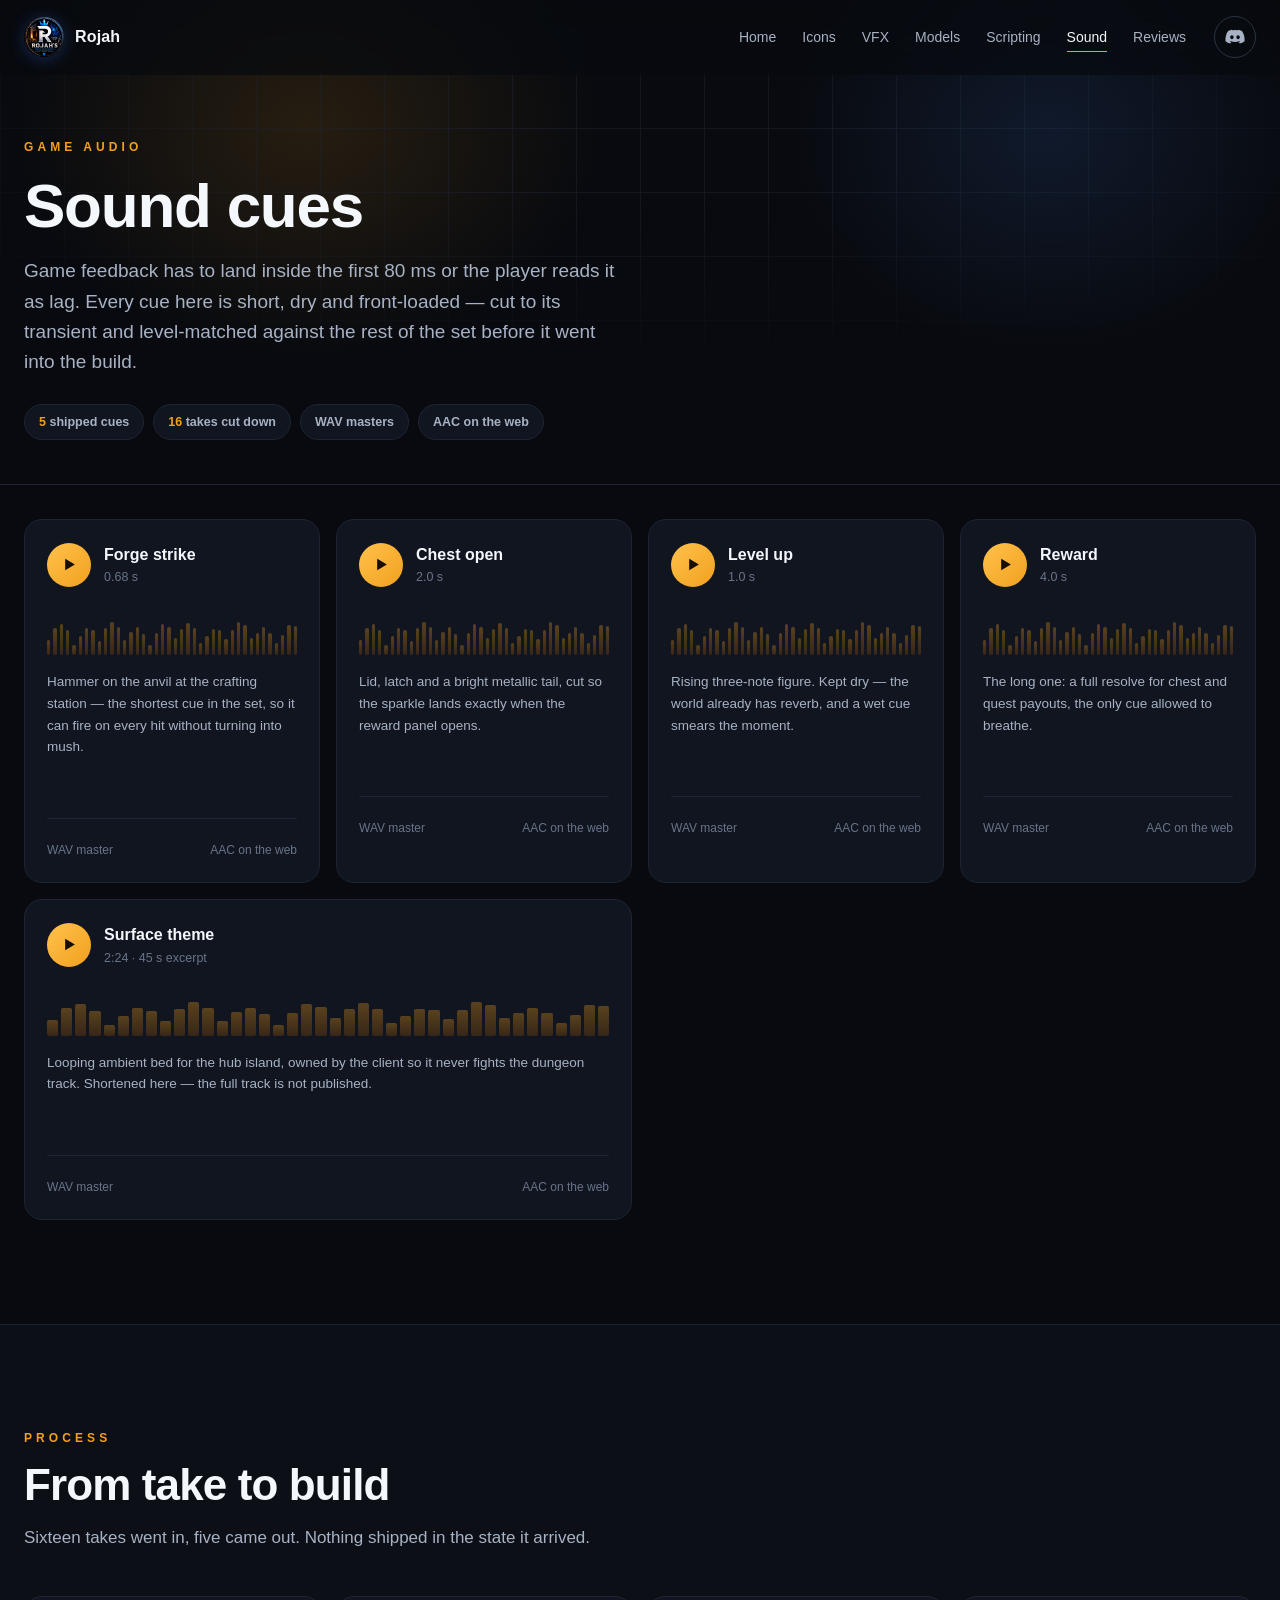
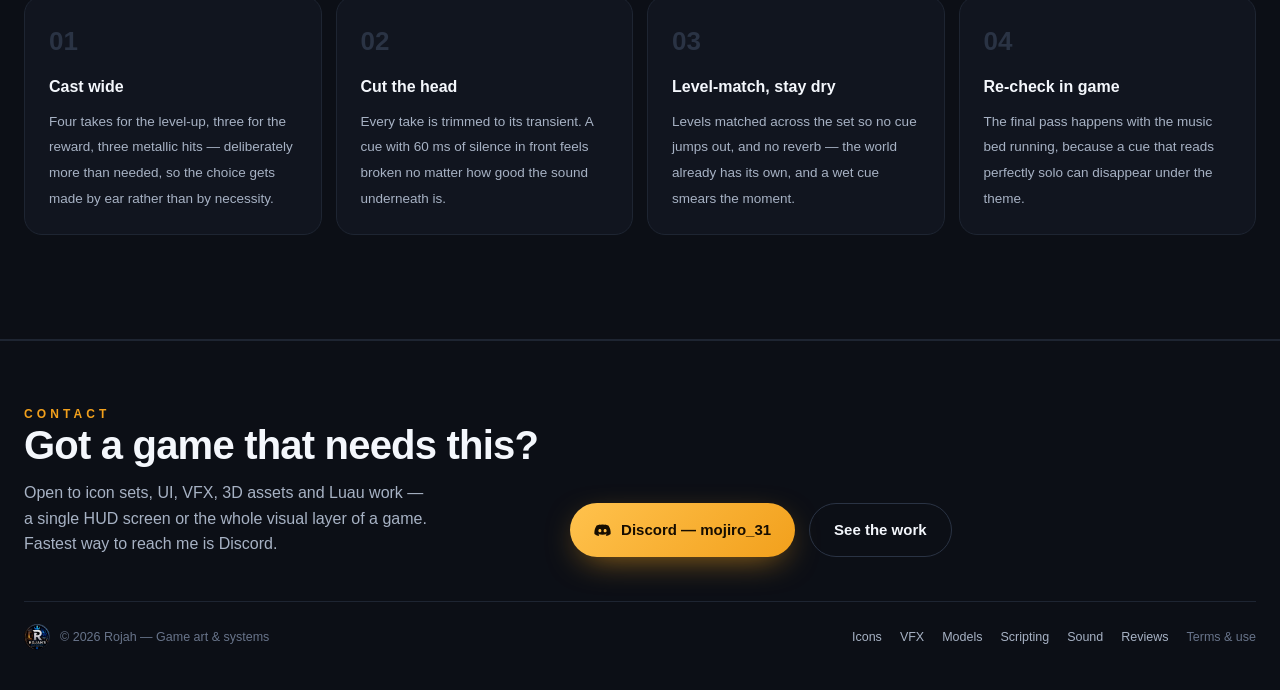
<file: sounds.html>
<!doctype html>
<html lang="en">
<head>
<meta charset="utf-8">
<meta name="viewport" content="width=device-width,initial-scale=1">
<meta http-equiv="Content-Security-Policy" content="default-src 'self'; base-uri 'none'; form-action 'none'; object-src 'none'; script-src 'self'; style-src 'self' 'unsafe-inline' https://fonts.googleapis.com; font-src 'self' https://fonts.gstatic.com; img-src 'self' data:; media-src 'self' blob:; connect-src 'self'">
<meta name="referrer" content="strict-origin-when-cross-origin">
<title>Sound cues — Rojah</title>
<meta name="description" content="Five shipped game sound cues plus a looping surface theme: short, dry, front-loaded UI feedback.">
<meta property="og:title" content="Sound cues — Rojah">
<meta property="og:description" content="Five shipped game sound cues plus a looping surface theme: short, dry, front-loaded UI feedback.">
<meta property="og:image" content="assets/og.png">
<link rel="icon" href="favicon.png">
<link rel="preconnect" href="https://fonts.googleapis.com">
<link rel="preconnect" href="https://fonts.gstatic.com" crossorigin>
<link href="https://fonts.googleapis.com/css2?family=Space+Grotesk:wght@500;700&family=Inter:wght@400;500;600;700&display=swap" rel="stylesheet">
<link rel="stylesheet" href="css/style.css">
</head>
<body>
<a class="skip" href="#main">Skip to content</a>
<nav class="nav" id="nav">
  <div class="wrap">
    <a class="brand" href="index.html"><span class="mk"><img src="assets/brand-sm.png" alt="" draggable="false"></span> Rojah</a>
    <div class="navlinks"><a href="index.html">Home</a><a href="icons.html">Icons</a><a href="vfx.html">VFX</a><a href="models.html">Models</a><a href="scripting.html">Scripting</a><a href="sounds.html" class=on>Sound</a><a href="reviews.html">Reviews</a></div>
    <button class="navcta dsc" data-copy="mojiro_31" data-tip="Add me on Discord — mojiro_31"
      aria-label="Add me on Discord, opens instructions"><svg viewBox="0 0 24 24" fill="currentColor" aria-hidden="true"><path d="M20.3 4.9A19 19 0 0 0 15.6 3.4l-.2.4a17.6 17.6 0 0 0-6.7 0l-.3-.4A19 19 0 0 0 3.7 4.9C1 9 .3 13 .6 17a19.2 19.2 0 0 0 5.8 2.9l1.2-1.9a12.4 12.4 0 0 1-1.9-.9l.5-.4a13.7 13.7 0 0 0 11.7 0l.5.4a12.4 12.4 0 0 1-2 .9l1.3 1.9a19.1 19.1 0 0 0 5.8-2.9c.4-4.7-.7-8.6-3.2-12.1ZM8.3 14.6c-1.1 0-2.1-1-2.1-2.3s.9-2.3 2.1-2.3c1.2 0 2.1 1 2.1 2.3s-.9 2.3-2.1 2.3Zm7.4 0c-1.2 0-2.1-1-2.1-2.3s.9-2.3 2.1-2.3 2.1 1 2.1 2.3-.9 2.3-2.1 2.3Z"/></svg></button>
  </div>
</nav>
<main id="main">

<header class="pagehead">
  <div class="gridlines"></div>
  <div class="wrap">
    <div class="eyebrow">Game audio</div>
    <h1>Sound cues</h1>
    <p class="lede">Game feedback has to land inside the first 80&nbsp;ms or the player reads it as lag.
      Every cue here is short, dry and front-loaded — cut to its transient and level-matched against the
      rest of the set before it went into the build.</p>
    <div class="pills">
      <span><b>5</b> shipped cues</span><span><b>16</b> takes cut down</span><span>WAV masters</span><span>AAC on the web</span>
    </div>
  </div>
</header>

<section style="padding-top:34px">
  <div class="wrap">
    <div class="sounds" id="sounds"></div>
  </div>
</section>

<section style="background:var(--bg-2);border-block:1px solid var(--line)">
  <div class="wrap">
    <div class="sechead reveal">
      <div class="eyebrow">Process</div>
      <h2>From take to build</h2>
      <p>Sixteen takes went in, five came out. Nothing shipped in the state it arrived.</p>
    </div>
    <div class="steps reveal">
      <div class="step"><u>01</u><b>Cast wide</b><span>Four takes for the level-up, three for the reward, three metallic hits — deliberately more than needed, so the choice gets made by ear rather than by necessity.</span></div>
      <div class="step"><u>02</u><b>Cut the head</b><span>Every take is trimmed to its transient. A cue with 60 ms of silence in front feels broken no matter how good the sound underneath is.</span></div>
      <div class="step"><u>03</u><b>Level-match, stay dry</b><span>Levels matched across the set so no cue jumps out, and no reverb — the world already has its own, and a wet cue smears the moment.</span></div>
      <div class="step"><u>04</u><b>Re-check in game</b><span>The final pass happens with the music bed running, because a cue that reads perfectly solo can disappear under the theme.</span></div>
    </div>
  </div>
</section>

</main>
<footer id="contact">
  <div class="wrap">
    <div class="fgrid">
      <div>
        <div class="eyebrow">Contact</div>
        <h2>Got a game that needs this?</h2>
        <p>Open to icon sets, UI, VFX, 3D assets and Luau work — a single HUD screen or the whole
          visual layer of a game. Fastest way to reach me is Discord.</p>
      </div>
      <div class="cta" style="margin:0">
        <button class="btn btn-primary" data-copy="mojiro_31">
          <svg width="17" height="17" viewBox="0 0 24 24" fill="currentColor"><path d="M20.3 4.9A19 19 0 0 0 15.6 3.4l-.2.4a17.6 17.6 0 0 0-6.7 0l-.3-.4A19 19 0 0 0 3.7 4.9C1 9 .3 13 .6 17a19.2 19.2 0 0 0 5.8 2.9l1.2-1.9a12.4 12.4 0 0 1-1.9-.9l.5-.4a13.7 13.7 0 0 0 11.7 0l.5.4a12.4 12.4 0 0 1-2 .9l1.3 1.9a19.1 19.1 0 0 0 5.8-2.9c.4-4.7-.7-8.6-3.2-12.1ZM8.3 14.6c-1.1 0-2.1-1-2.1-2.3s.9-2.3 2.1-2.3c1.2 0 2.1 1 2.1 2.3s-.9 2.3-2.1 2.3Zm7.4 0c-1.2 0-2.1-1-2.1-2.3s.9-2.3 2.1-2.3 2.1 1 2.1 2.3-.9 2.3-2.1 2.3Z"/></svg>
          Discord — mojiro_31</button>
        <a class="btn btn-ghost" href="index.html#work">See the work</a>
      </div>
    </div>
    <div class="fine">
      <span class="fmark"><img src="assets/brand-sm.png" alt="" draggable="false">© 2026 Rojah — Game art &amp; systems</span>
      <span class="flinks">
        <a href="icons.html">Icons</a>
        <a href="vfx.html">VFX</a>
        <a href="models.html">Models</a>
        <a href="scripting.html">Scripting</a>
        <a href="sounds.html">Sound</a>
        <a href="reviews.html">Reviews</a>
        <a href="terms.html">Terms &amp; use</a>
      </span>
    </div>
  </div>
</footer>
<div class="modal" id="dsmodal">
  <div class="veil" data-dsclose></div>
  <div class="card ds">
    <button class="x" data-dsclose aria-label="Close">
      <svg width="13" height="13" viewBox="0 0 14 14"><path d="M1 1l12 12M13 1L1 13" stroke="currentColor" stroke-width="1.8" stroke-linecap="round"/></svg>
    </button>
    <div class="dsbody">
      <div class="dshead">
        <span class="dsmark"><svg viewBox="0 0 24 24" fill="currentColor" aria-hidden="true"><path d="M20.3 4.9A19 19 0 0 0 15.6 3.4l-.2.4a17.6 17.6 0 0 0-6.7 0l-.3-.4A19 19 0 0 0 3.7 4.9C1 9 .3 13 .6 17a19.2 19.2 0 0 0 5.8 2.9l1.2-1.9a12.4 12.4 0 0 1-1.9-.9l.5-.4a13.7 13.7 0 0 0 11.7 0l.5.4a12.4 12.4 0 0 1-2 .9l1.3 1.9a19.1 19.1 0 0 0 5.8-2.9c.4-4.7-.7-8.6-3.2-12.1ZM8.3 14.6c-1.1 0-2.1-1-2.1-2.3s.9-2.3 2.1-2.3c1.2 0 2.1 1 2.1 2.3s-.9 2.3-2.1 2.3Zm7.4 0c-1.2 0-2.1-1-2.1-2.3s.9-2.3 2.1-2.3 2.1 1 2.1 2.3-.9 2.3-2.1 2.3Z"/></svg></span>
        <div>
          <h3>Add me on Discord</h3>
          <p>Fastest way to reach me. I read messages daily and usually reply the same day.</p>
        </div>
      </div>

      <div class="dstag">
        <span>my tag</span>
        <code>mojiro_31</code>
        <button class="dscopy" data-tagcopy="mojiro_31">Copy</button>
      </div>

      <ol class="dssteps">
        <li><b>Open Discord</b> — the app, or <span class="mono">discord.com</span> in a browser.</li>
        <li>Go to <b>Home → Friends</b> and press the <b>Add Friend</b> button.</li>
        <li>Paste <span class="mono">mojiro_31</span> into the field and send the request.</li>
        <li>Write straight away what you need — one screen, a full icon set, VFX, models or code.
          Reference images and a rough deadline help me answer with a real price.</li>
      </ol>

      <p class="dsnote"><b>On a phone:</b> Discord app → <b>Friends</b> tab → <b>+</b> in the top
        right → <b>Add by username</b> → paste the tag.</p>
      <p class="dsnote">No account? Discord is free — sign up at
        <span class="mono">discord.com</span>, then follow the steps above.</p>
    </div>
  </div>
</div>
<script src="js/build.js"></script>
<script src="js/app.js"></script>
</body>
</html>
</file>
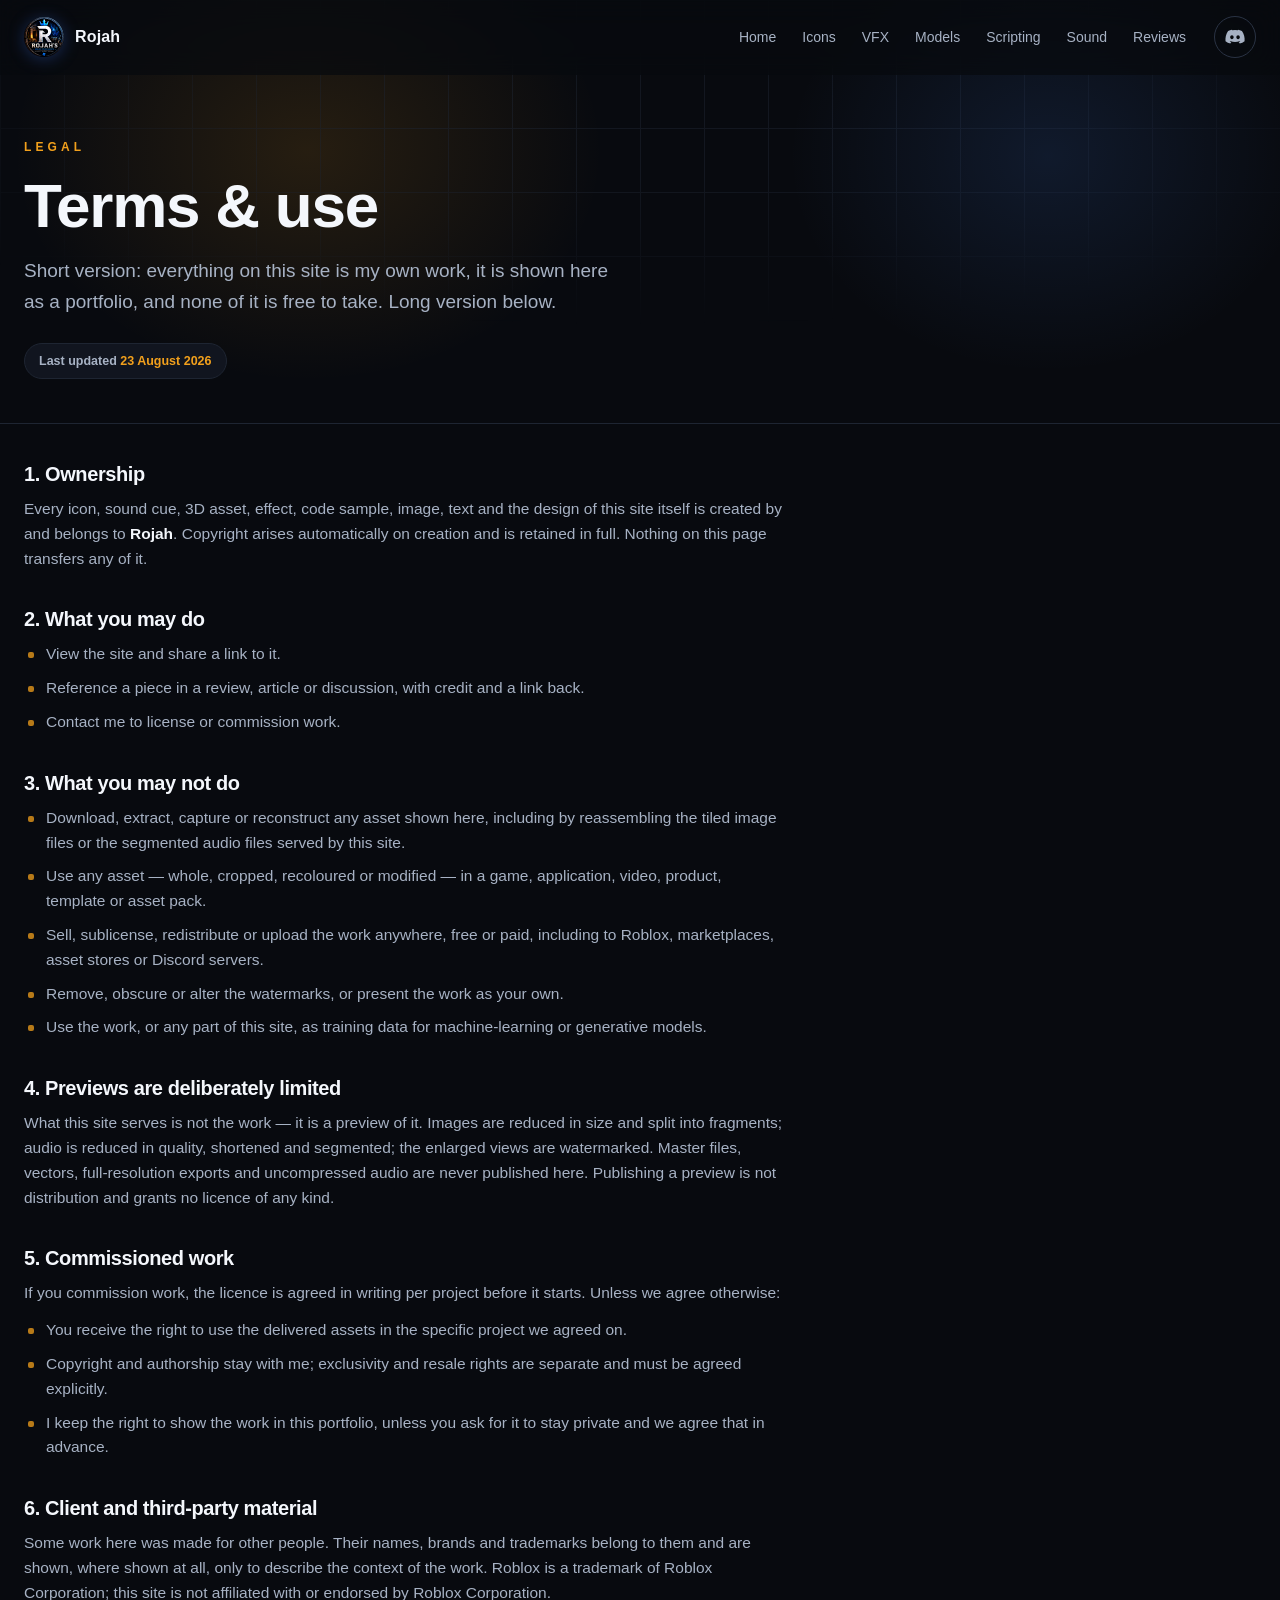
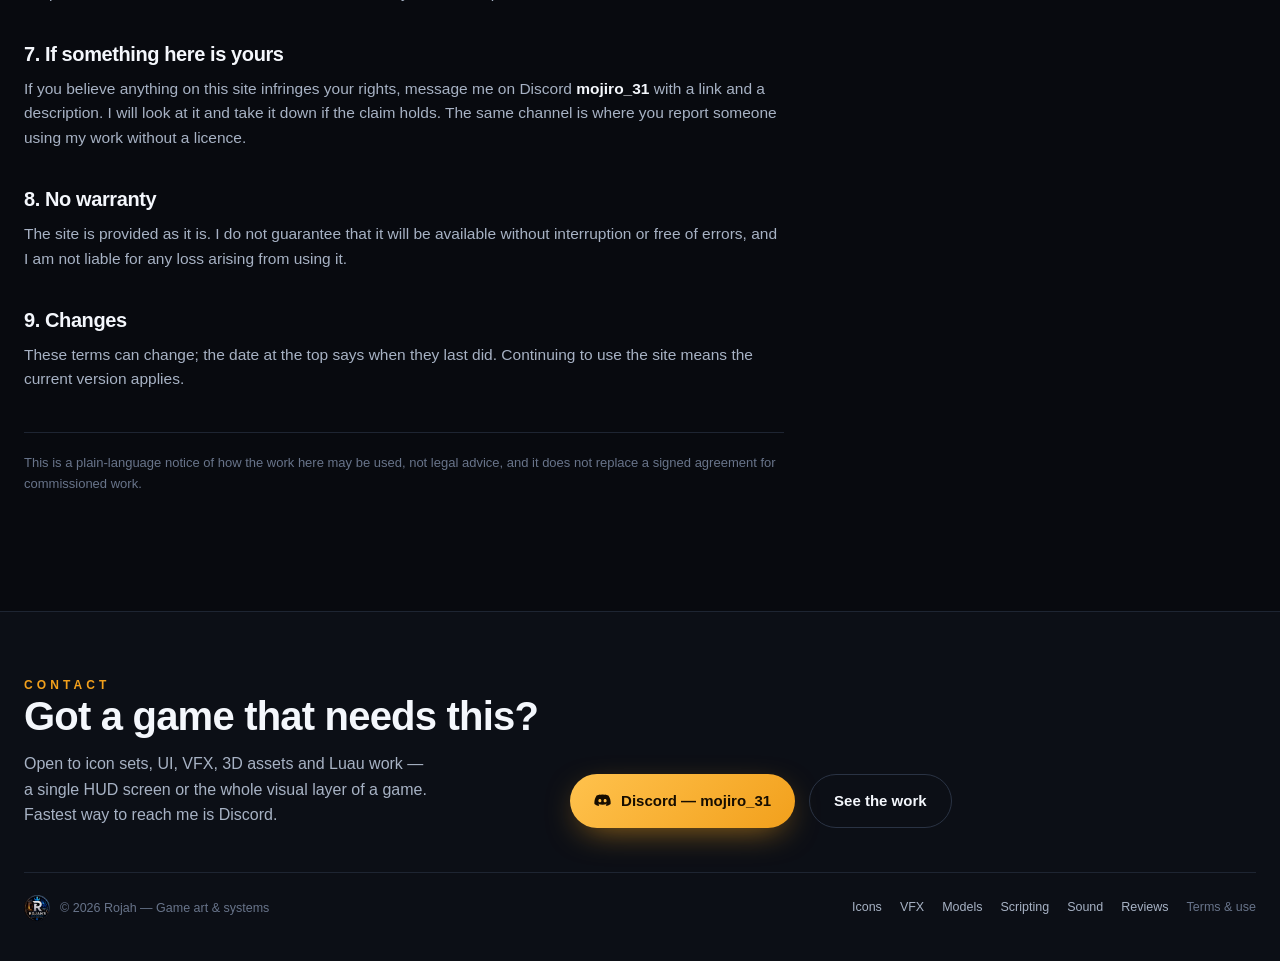
<file: terms.html>
<!doctype html>
<html lang="en">
<head>
<meta charset="utf-8">
<meta name="viewport" content="width=device-width,initial-scale=1">
<meta http-equiv="Content-Security-Policy" content="default-src 'self'; base-uri 'none'; form-action 'none'; object-src 'none'; script-src 'self'; style-src 'self' 'unsafe-inline' https://fonts.googleapis.com; font-src 'self' https://fonts.gstatic.com; img-src 'self' data:; media-src 'self' blob:; connect-src 'self'">
<meta name="referrer" content="strict-origin-when-cross-origin">
<title>Terms &amp; use — Rojah</title>
<meta name="description" content="Ownership, permitted use and licensing terms for the work shown on this site.">
<meta property="og:title" content="Terms &amp; use — Rojah">
<meta property="og:description" content="Ownership, permitted use and licensing terms for the work shown on this site.">
<meta property="og:image" content="assets/og.png">
<link rel="icon" href="favicon.png">
<link rel="preconnect" href="https://fonts.googleapis.com">
<link rel="preconnect" href="https://fonts.gstatic.com" crossorigin>
<link href="https://fonts.googleapis.com/css2?family=Space+Grotesk:wght@500;700&family=Inter:wght@400;500;600;700&display=swap" rel="stylesheet">
<link rel="stylesheet" href="css/style.css">
</head>
<body>
<a class="skip" href="#main">Skip to content</a>
<nav class="nav" id="nav">
  <div class="wrap">
    <a class="brand" href="index.html"><span class="mk"><img src="assets/brand-sm.png" alt="" draggable="false"></span> Rojah</a>
    <div class="navlinks"><a href="index.html">Home</a><a href="icons.html">Icons</a><a href="vfx.html">VFX</a><a href="models.html">Models</a><a href="scripting.html">Scripting</a><a href="sounds.html">Sound</a><a href="reviews.html">Reviews</a></div>
    <button class="navcta dsc" data-copy="mojiro_31" data-tip="Add me on Discord — mojiro_31"
      aria-label="Add me on Discord, opens instructions"><svg viewBox="0 0 24 24" fill="currentColor" aria-hidden="true"><path d="M20.3 4.9A19 19 0 0 0 15.6 3.4l-.2.4a17.6 17.6 0 0 0-6.7 0l-.3-.4A19 19 0 0 0 3.7 4.9C1 9 .3 13 .6 17a19.2 19.2 0 0 0 5.8 2.9l1.2-1.9a12.4 12.4 0 0 1-1.9-.9l.5-.4a13.7 13.7 0 0 0 11.7 0l.5.4a12.4 12.4 0 0 1-2 .9l1.3 1.9a19.1 19.1 0 0 0 5.8-2.9c.4-4.7-.7-8.6-3.2-12.1ZM8.3 14.6c-1.1 0-2.1-1-2.1-2.3s.9-2.3 2.1-2.3c1.2 0 2.1 1 2.1 2.3s-.9 2.3-2.1 2.3Zm7.4 0c-1.2 0-2.1-1-2.1-2.3s.9-2.3 2.1-2.3 2.1 1 2.1 2.3-.9 2.3-2.1 2.3Z"/></svg></button>
  </div>
</nav>
<main id="main">

<header class="pagehead">
  <div class="gridlines"></div>
  <div class="wrap">
    <div class="eyebrow">Legal</div>
    <h1>Terms &amp; use</h1>
    <p class="lede">Short version: everything on this site is my own work, it is shown here as a
      portfolio, and none of it is free to take. Long version below.</p>
    <div class="pills"><span>Last updated <b>23 August 2026</b></span></div>
  </div>
</header>

<section style="padding-top:40px">
  <div class="wrap">
    <div class="legal">

      <h2>1. Ownership</h2>
      <p>Every icon, sound cue, 3D asset, effect, code sample, image, text and the design of this
        site itself is created by and belongs to <b>Rojah</b>. Copyright arises automatically on
        creation and is retained in full. Nothing on this page transfers any of it.</p>

      <h2>2. What you may do</h2>
      <ul>
        <li>View the site and share a link to it.</li>
        <li>Reference a piece in a review, article or discussion, with credit and a link back.</li>
        <li>Contact me to license or commission work.</li>
      </ul>

      <h2>3. What you may not do</h2>
      <ul>
        <li>Download, extract, capture or reconstruct any asset shown here, including by
          reassembling the tiled image files or the segmented audio files served by this site.</li>
        <li>Use any asset — whole, cropped, recoloured or modified — in a game, application,
          video, product, template or asset pack.</li>
        <li>Sell, sublicense, redistribute or upload the work anywhere, free or paid, including
          to Roblox, marketplaces, asset stores or Discord servers.</li>
        <li>Remove, obscure or alter the watermarks, or present the work as your own.</li>
        <li>Use the work, or any part of this site, as training data for machine-learning
          or generative models.</li>
      </ul>

      <h2>4. Previews are deliberately limited</h2>
      <p>What this site serves is not the work — it is a preview of it. Images are reduced in size
        and split into fragments; audio is reduced in quality, shortened and segmented; the
        enlarged views are watermarked. Master files, vectors, full-resolution exports and
        uncompressed audio are never published here. Publishing a preview is not distribution and
        grants no licence of any kind.</p>

      <h2>5. Commissioned work</h2>
      <p>If you commission work, the licence is agreed in writing per project before it starts.
        Unless we agree otherwise:</p>
      <ul>
        <li>You receive the right to use the delivered assets in the specific project we agreed on.</li>
        <li>Copyright and authorship stay with me; exclusivity and resale rights are separate and
          must be agreed explicitly.</li>
        <li>I keep the right to show the work in this portfolio, unless you ask for it to stay
          private and we agree that in advance.</li>
      </ul>

      <h2>6. Client and third-party material</h2>
      <p>Some work here was made for other people. Their names, brands and trademarks belong to
        them and are shown, where shown at all, only to describe the context of the work.
        Roblox is a trademark of Roblox Corporation; this site is not affiliated with or endorsed
        by Roblox Corporation.</p>

      <h2>7. If something here is yours</h2>
      <p>If you believe anything on this site infringes your rights, message me on Discord
        <b>mojiro_31</b> with a link and a description. I will look at it and take it down if the
        claim holds. The same channel is where you report someone using my work without a licence.</p>

      <h2>8. No warranty</h2>
      <p>The site is provided as it is. I do not guarantee that it will be available without
        interruption or free of errors, and I am not liable for any loss arising from using it.</p>

      <h2>9. Changes</h2>
      <p>These terms can change; the date at the top says when they last did. Continuing to use the
        site means the current version applies.</p>

      <p class="fineprint">This is a plain-language notice of how the work here may be used, not
        legal advice, and it does not replace a signed agreement for commissioned work.</p>

    </div>
  </div>
</section>
</main>
<footer id="contact">
  <div class="wrap">
    <div class="fgrid">
      <div>
        <div class="eyebrow">Contact</div>
        <h2>Got a game that needs this?</h2>
        <p>Open to icon sets, UI, VFX, 3D assets and Luau work — a single HUD screen or the whole
          visual layer of a game. Fastest way to reach me is Discord.</p>
      </div>
      <div class="cta" style="margin:0">
        <button class="btn btn-primary" data-copy="mojiro_31">
          <svg width="17" height="17" viewBox="0 0 24 24" fill="currentColor"><path d="M20.3 4.9A19 19 0 0 0 15.6 3.4l-.2.4a17.6 17.6 0 0 0-6.7 0l-.3-.4A19 19 0 0 0 3.7 4.9C1 9 .3 13 .6 17a19.2 19.2 0 0 0 5.8 2.9l1.2-1.9a12.4 12.4 0 0 1-1.9-.9l.5-.4a13.7 13.7 0 0 0 11.7 0l.5.4a12.4 12.4 0 0 1-2 .9l1.3 1.9a19.1 19.1 0 0 0 5.8-2.9c.4-4.7-.7-8.6-3.2-12.1ZM8.3 14.6c-1.1 0-2.1-1-2.1-2.3s.9-2.3 2.1-2.3c1.2 0 2.1 1 2.1 2.3s-.9 2.3-2.1 2.3Zm7.4 0c-1.2 0-2.1-1-2.1-2.3s.9-2.3 2.1-2.3 2.1 1 2.1 2.3-.9 2.3-2.1 2.3Z"/></svg>
          Discord — mojiro_31</button>
        <a class="btn btn-ghost" href="index.html#work">See the work</a>
      </div>
    </div>
    <div class="fine">
      <span class="fmark"><img src="assets/brand-sm.png" alt="" draggable="false">© 2026 Rojah — Game art &amp; systems</span>
      <span class="flinks">
        <a href="icons.html">Icons</a>
        <a href="vfx.html">VFX</a>
        <a href="models.html">Models</a>
        <a href="scripting.html">Scripting</a>
        <a href="sounds.html">Sound</a>
        <a href="reviews.html">Reviews</a>
        <a href="terms.html">Terms &amp; use</a>
      </span>
    </div>
  </div>
</footer>
<div class="modal" id="dsmodal">
  <div class="veil" data-dsclose></div>
  <div class="card ds">
    <button class="x" data-dsclose aria-label="Close">
      <svg width="13" height="13" viewBox="0 0 14 14"><path d="M1 1l12 12M13 1L1 13" stroke="currentColor" stroke-width="1.8" stroke-linecap="round"/></svg>
    </button>
    <div class="dsbody">
      <div class="dshead">
        <span class="dsmark"><svg viewBox="0 0 24 24" fill="currentColor" aria-hidden="true"><path d="M20.3 4.9A19 19 0 0 0 15.6 3.4l-.2.4a17.6 17.6 0 0 0-6.7 0l-.3-.4A19 19 0 0 0 3.7 4.9C1 9 .3 13 .6 17a19.2 19.2 0 0 0 5.8 2.9l1.2-1.9a12.4 12.4 0 0 1-1.9-.9l.5-.4a13.7 13.7 0 0 0 11.7 0l.5.4a12.4 12.4 0 0 1-2 .9l1.3 1.9a19.1 19.1 0 0 0 5.8-2.9c.4-4.7-.7-8.6-3.2-12.1ZM8.3 14.6c-1.1 0-2.1-1-2.1-2.3s.9-2.3 2.1-2.3c1.2 0 2.1 1 2.1 2.3s-.9 2.3-2.1 2.3Zm7.4 0c-1.2 0-2.1-1-2.1-2.3s.9-2.3 2.1-2.3 2.1 1 2.1 2.3-.9 2.3-2.1 2.3Z"/></svg></span>
        <div>
          <h3>Add me on Discord</h3>
          <p>Fastest way to reach me. I read messages daily and usually reply the same day.</p>
        </div>
      </div>

      <div class="dstag">
        <span>my tag</span>
        <code>mojiro_31</code>
        <button class="dscopy" data-tagcopy="mojiro_31">Copy</button>
      </div>

      <ol class="dssteps">
        <li><b>Open Discord</b> — the app, or <span class="mono">discord.com</span> in a browser.</li>
        <li>Go to <b>Home → Friends</b> and press the <b>Add Friend</b> button.</li>
        <li>Paste <span class="mono">mojiro_31</span> into the field and send the request.</li>
        <li>Write straight away what you need — one screen, a full icon set, VFX, models or code.
          Reference images and a rough deadline help me answer with a real price.</li>
      </ol>

      <p class="dsnote"><b>On a phone:</b> Discord app → <b>Friends</b> tab → <b>+</b> in the top
        right → <b>Add by username</b> → paste the tag.</p>
      <p class="dsnote">No account? Discord is free — sign up at
        <span class="mono">discord.com</span>, then follow the steps above.</p>
    </div>
  </div>
</div>
<script src="js/build.js"></script>
<script src="js/app.js"></script>
</body>
</html>
</file>
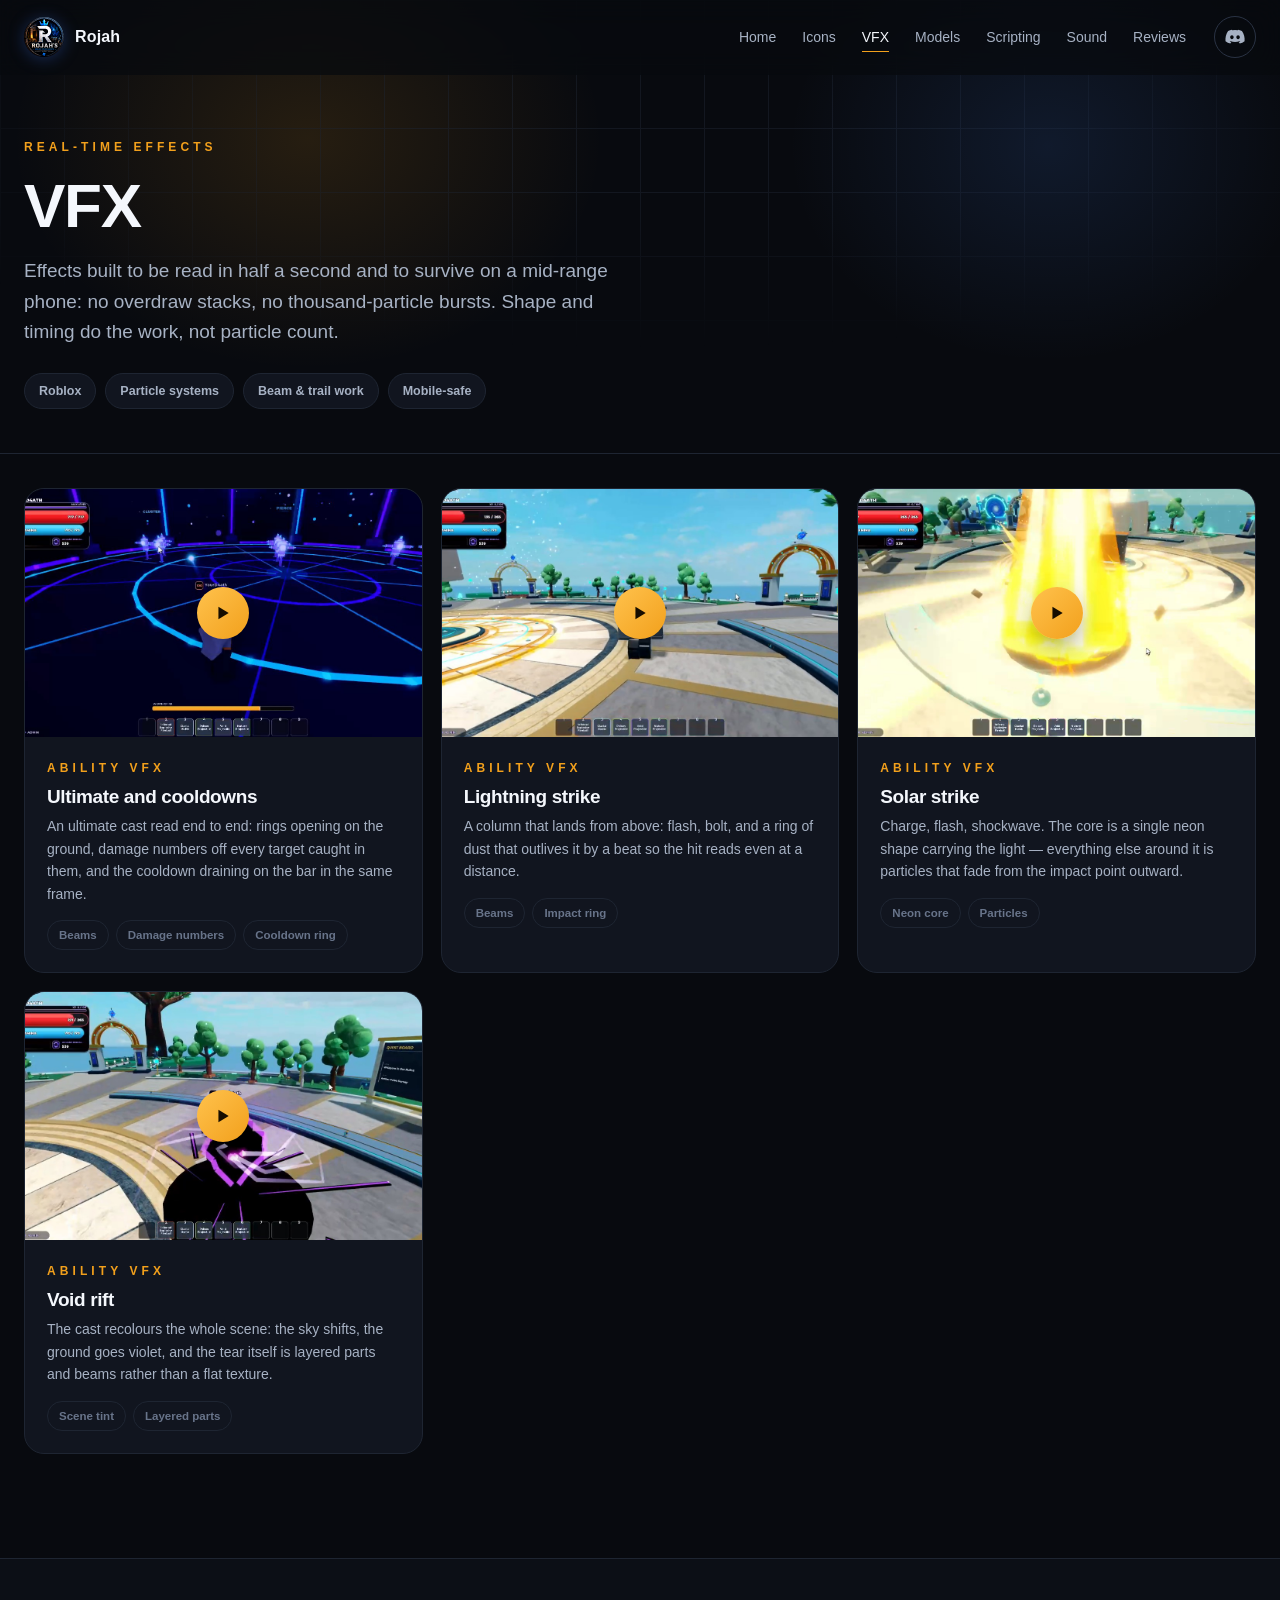
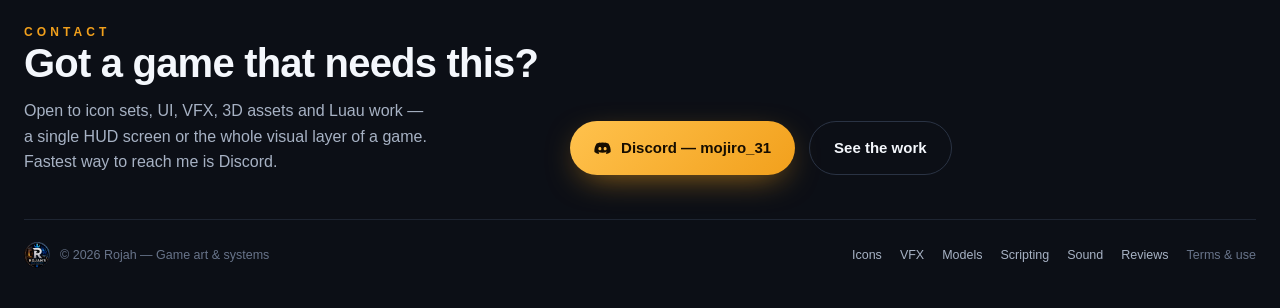
<file: vfx.html>
<!doctype html>
<html lang="en">
<head>
<meta charset="utf-8">
<meta name="viewport" content="width=device-width,initial-scale=1">
<meta http-equiv="Content-Security-Policy" content="default-src 'self'; base-uri 'none'; form-action 'none'; object-src 'none'; script-src 'self'; style-src 'self' 'unsafe-inline' https://fonts.googleapis.com; font-src 'self' https://fonts.gstatic.com; img-src 'self' data:; media-src 'self' blob:; connect-src 'self'">
<meta name="referrer" content="strict-origin-when-cross-origin">
<title>VFX — Rojah</title>
<meta name="description" content="Real-time VFX for Roblox — ability casts, impacts, portals and pickups.">
<meta property="og:title" content="VFX — Rojah">
<meta property="og:description" content="Real-time VFX for Roblox — ability casts, impacts, portals and pickups.">
<meta property="og:image" content="assets/og.png">
<link rel="icon" href="favicon.png">
<link rel="preconnect" href="https://fonts.googleapis.com">
<link rel="preconnect" href="https://fonts.gstatic.com" crossorigin>
<link href="https://fonts.googleapis.com/css2?family=Space+Grotesk:wght@500;700&family=Inter:wght@400;500;600;700&display=swap" rel="stylesheet">
<link rel="stylesheet" href="css/style.css">
</head>
<body>
<a class="skip" href="#main">Skip to content</a>
<nav class="nav" id="nav">
  <div class="wrap">
    <a class="brand" href="index.html"><span class="mk"><img src="assets/brand-sm.png" alt="" draggable="false"></span> Rojah</a>
    <div class="navlinks"><a href="index.html">Home</a><a href="icons.html">Icons</a><a href="vfx.html" class=on>VFX</a><a href="models.html">Models</a><a href="scripting.html">Scripting</a><a href="sounds.html">Sound</a><a href="reviews.html">Reviews</a></div>
    <button class="navcta dsc" data-copy="mojiro_31" data-tip="Add me on Discord — mojiro_31"
      aria-label="Add me on Discord, opens instructions"><svg viewBox="0 0 24 24" fill="currentColor" aria-hidden="true"><path d="M20.3 4.9A19 19 0 0 0 15.6 3.4l-.2.4a17.6 17.6 0 0 0-6.7 0l-.3-.4A19 19 0 0 0 3.7 4.9C1 9 .3 13 .6 17a19.2 19.2 0 0 0 5.8 2.9l1.2-1.9a12.4 12.4 0 0 1-1.9-.9l.5-.4a13.7 13.7 0 0 0 11.7 0l.5.4a12.4 12.4 0 0 1-2 .9l1.3 1.9a19.1 19.1 0 0 0 5.8-2.9c.4-4.7-.7-8.6-3.2-12.1ZM8.3 14.6c-1.1 0-2.1-1-2.1-2.3s.9-2.3 2.1-2.3c1.2 0 2.1 1 2.1 2.3s-.9 2.3-2.1 2.3Zm7.4 0c-1.2 0-2.1-1-2.1-2.3s.9-2.3 2.1-2.3 2.1 1 2.1 2.3-.9 2.3-2.1 2.3Z"/></svg></button>
  </div>
</nav>
<main id="main">

<header class="pagehead">
  <div class="gridlines"></div>
  <div class="wrap">
    <div class="eyebrow">Real-time effects</div>
    <h1>VFX</h1>
    <p class="lede">Effects built to be read in half a second and to survive on a mid-range phone: no overdraw stacks, no thousand-particle bursts. Shape and timing do the work, not particle count.</p>
    <div class="pills"><span>Roblox</span><span>Particle systems</span><span>Beam &amp; trail work</span><span>Mobile-safe</span></div>
  </div>
</header>

<section style="padding-top:34px">
  <div class="wrap">
    <div class="workgrid" id="workgrid" data-section="vfx"></div>
    <div class="blank" id="workempty" hidden>
      <div class="blankmark"></div>
      <b>Clips are being cut.</b>
      <span>New pieces are added here as they are finished.</span>
      <button class="btn btn-ghost" data-copy="mojiro_31" style="margin-top:20px">Ask on Discord — mojiro_31</button>
    </div>
  </div>
</section>
</main>
<footer id="contact">
  <div class="wrap">
    <div class="fgrid">
      <div>
        <div class="eyebrow">Contact</div>
        <h2>Got a game that needs this?</h2>
        <p>Open to icon sets, UI, VFX, 3D assets and Luau work — a single HUD screen or the whole
          visual layer of a game. Fastest way to reach me is Discord.</p>
      </div>
      <div class="cta" style="margin:0">
        <button class="btn btn-primary" data-copy="mojiro_31">
          <svg width="17" height="17" viewBox="0 0 24 24" fill="currentColor"><path d="M20.3 4.9A19 19 0 0 0 15.6 3.4l-.2.4a17.6 17.6 0 0 0-6.7 0l-.3-.4A19 19 0 0 0 3.7 4.9C1 9 .3 13 .6 17a19.2 19.2 0 0 0 5.8 2.9l1.2-1.9a12.4 12.4 0 0 1-1.9-.9l.5-.4a13.7 13.7 0 0 0 11.7 0l.5.4a12.4 12.4 0 0 1-2 .9l1.3 1.9a19.1 19.1 0 0 0 5.8-2.9c.4-4.7-.7-8.6-3.2-12.1ZM8.3 14.6c-1.1 0-2.1-1-2.1-2.3s.9-2.3 2.1-2.3c1.2 0 2.1 1 2.1 2.3s-.9 2.3-2.1 2.3Zm7.4 0c-1.2 0-2.1-1-2.1-2.3s.9-2.3 2.1-2.3 2.1 1 2.1 2.3-.9 2.3-2.1 2.3Z"/></svg>
          Discord — mojiro_31</button>
        <a class="btn btn-ghost" href="index.html#work">See the work</a>
      </div>
    </div>
    <div class="fine">
      <span class="fmark"><img src="assets/brand-sm.png" alt="" draggable="false">© 2026 Rojah — Game art &amp; systems</span>
      <span class="flinks">
        <a href="icons.html">Icons</a>
        <a href="vfx.html">VFX</a>
        <a href="models.html">Models</a>
        <a href="scripting.html">Scripting</a>
        <a href="sounds.html">Sound</a>
        <a href="reviews.html">Reviews</a>
        <a href="terms.html">Terms &amp; use</a>
      </span>
    </div>
  </div>
</footer>
<div class="modal" id="dsmodal">
  <div class="veil" data-dsclose></div>
  <div class="card ds">
    <button class="x" data-dsclose aria-label="Close">
      <svg width="13" height="13" viewBox="0 0 14 14"><path d="M1 1l12 12M13 1L1 13" stroke="currentColor" stroke-width="1.8" stroke-linecap="round"/></svg>
    </button>
    <div class="dsbody">
      <div class="dshead">
        <span class="dsmark"><svg viewBox="0 0 24 24" fill="currentColor" aria-hidden="true"><path d="M20.3 4.9A19 19 0 0 0 15.6 3.4l-.2.4a17.6 17.6 0 0 0-6.7 0l-.3-.4A19 19 0 0 0 3.7 4.9C1 9 .3 13 .6 17a19.2 19.2 0 0 0 5.8 2.9l1.2-1.9a12.4 12.4 0 0 1-1.9-.9l.5-.4a13.7 13.7 0 0 0 11.7 0l.5.4a12.4 12.4 0 0 1-2 .9l1.3 1.9a19.1 19.1 0 0 0 5.8-2.9c.4-4.7-.7-8.6-3.2-12.1ZM8.3 14.6c-1.1 0-2.1-1-2.1-2.3s.9-2.3 2.1-2.3c1.2 0 2.1 1 2.1 2.3s-.9 2.3-2.1 2.3Zm7.4 0c-1.2 0-2.1-1-2.1-2.3s.9-2.3 2.1-2.3 2.1 1 2.1 2.3-.9 2.3-2.1 2.3Z"/></svg></span>
        <div>
          <h3>Add me on Discord</h3>
          <p>Fastest way to reach me. I read messages daily and usually reply the same day.</p>
        </div>
      </div>

      <div class="dstag">
        <span>my tag</span>
        <code>mojiro_31</code>
        <button class="dscopy" data-tagcopy="mojiro_31">Copy</button>
      </div>

      <ol class="dssteps">
        <li><b>Open Discord</b> — the app, or <span class="mono">discord.com</span> in a browser.</li>
        <li>Go to <b>Home → Friends</b> and press the <b>Add Friend</b> button.</li>
        <li>Paste <span class="mono">mojiro_31</span> into the field and send the request.</li>
        <li>Write straight away what you need — one screen, a full icon set, VFX, models or code.
          Reference images and a rough deadline help me answer with a real price.</li>
      </ol>

      <p class="dsnote"><b>On a phone:</b> Discord app → <b>Friends</b> tab → <b>+</b> in the top
        right → <b>Add by username</b> → paste the tag.</p>
      <p class="dsnote">No account? Discord is free — sign up at
        <span class="mono">discord.com</span>, then follow the steps above.</p>
    </div>
  </div>
</div>
<script src="js/build.js"></script>
<script src="js/app.js"></script>
</body>
</html>
</file>
<file: css/style.css>
/* Portfolio — game UI, icon systems, audio */
:root{
  --bg:#080A0F; --bg-2:#0C0F16; --panel:#11151F; --panel-2:#161B27;
  --line:#1E2532; --line-2:#2A3344;
  --ink:#F4F7FC; --ink-2:#A7B2C4; --ink-3:#68748A;
  --gold:#F2A01C; --navy:#050434; --blue:#4C8DFF;
  --r:18px; --maxw:1280px;
  --ease:cubic-bezier(.22,.61,.36,1);
}
*{margin:0;padding:0;box-sizing:border-box}
[hidden]{display:none!important}
html{scroll-behavior:smooth;scroll-padding-top:94px}
html:has(.subnav){scroll-padding-top:142px}   /* під шапкою ще й підменю розділів */
body{
  background:var(--bg);color:var(--ink);
  font-family:Inter,-apple-system,BlinkMacSystemFont,"Segoe UI",Roboto,sans-serif;
  font-size:16px;line-height:1.6;-webkit-font-smoothing:antialiased;overflow-x:hidden;
}
h1,h2,h3,.display{font-family:"Space Grotesk",Inter,sans-serif;letter-spacing:-.02em;line-height:1.05;font-weight:700}
a{color:inherit;text-decoration:none}
img{display:block;max-width:100%}
button{font:inherit;color:inherit;background:none;border:none;cursor:pointer}
:focus{outline:none}
:focus-visible{outline:2px solid var(--gold);outline-offset:3px}
.wrap{width:min(var(--maxw),calc(100% - 48px));margin-inline:auto}
.skip{position:absolute;left:-9999px;top:0;z-index:200;background:var(--gold);color:#160D00;
  font-weight:700;font-size:14px;padding:12px 20px;border-radius:0 0 12px 0}
.skip:focus{left:0}
.eyebrow{font-size:12px;letter-spacing:.34em;text-transform:uppercase;color:var(--gold);font-weight:700}

/* ---------- nav ---------- */
.nav{position:fixed;inset:0 0 auto;z-index:60;backdrop-filter:blur(14px);
  background:rgba(8,10,15,.72);border-bottom:1px solid transparent;transition:border-color .3s,background .3s}
.nav.stuck{border-bottom-color:var(--line);background:rgba(8,10,15,.9)}
.nav .wrap{display:flex;align-items:center;gap:28px;height:74px}
.brand{display:flex;align-items:center;gap:11px;font-weight:700;letter-spacing:-.01em}
.brand .mk{width:40px;height:40px;display:grid;place-items:center;flex:0 0 auto}
.brand .mk img{width:40px;height:40px;filter:drop-shadow(0 2px 8px rgba(60,120,255,.28))}
.brand{font-size:16px;letter-spacing:.01em}
.navlinks{display:flex;gap:26px;margin-left:auto;font-size:14px;color:var(--ink-2);font-weight:500}
.navlinks a{position:relative;padding:4px 0;transition:color .2s}
.navlinks a:hover{color:var(--ink)}
.navlinks a:after{content:"";position:absolute;left:0;right:100%;bottom:0;height:1.5px;background:var(--gold);transition:right .28s var(--ease)}
.navlinks a:hover:after{right:0}
.navcta{font-size:13px;font-weight:600;padding:9px 16px;border:1px solid var(--line-2);border-radius:999px;
  transition:border-color .25s,background .25s,transform .25s}
.navcta:hover{border-color:var(--gold);background:rgba(242,160,28,.09);transform:translateY(-1px)}

/* ---------- hero ---------- */
.hero{position:relative;padding:156px 0 96px;overflow:hidden}
.hero:before{content:"";position:absolute;left:-10%;top:-30%;width:900px;height:760px;pointer-events:none;
  background:radial-gradient(closest-side,rgba(242,160,28,.15),transparent 72%)}
.hero:after{content:"";position:absolute;right:-12%;top:-24%;width:820px;height:700px;pointer-events:none;
  background:radial-gradient(closest-side,rgba(76,141,255,.14),transparent 72%)}
.gridlines{position:absolute;inset:0;pointer-events:none;opacity:.5;
  background-image:linear-gradient(var(--line) 1px,transparent 1px),linear-gradient(90deg,var(--line) 1px,transparent 1px);
  background-size:64px 64px;
  mask-image:radial-gradient(ellipse 90% 60% at 50% 30%,#000 20%,transparent 78%);
  -webkit-mask-image:radial-gradient(ellipse 90% 60% at 50% 30%,#000 20%,transparent 78%)}
.hero .wrap{position:relative;display:grid;grid-template-columns:minmax(0,1.05fr) minmax(0,.95fr);gap:56px;align-items:center}
.hero h1{font-size:clamp(42px,6.2vw,80px);margin:20px 0 22px}
.hero h1 em{font-style:normal;color:var(--gold)}
.lede{font-size:19px;color:var(--ink-2);max-width:56ch}
.cta{display:flex;gap:14px;margin-top:34px;flex-wrap:wrap}
.hero .cta{margin-top:38px;justify-content:center}
.ctarow{align-items:center;gap:24px;flex-wrap:nowrap}
.hr{flex:1 1 auto;min-width:0;height:1px;
  background:linear-gradient(90deg,transparent,var(--line-2) 88%)}
.hr + .btn + .hr{background:linear-gradient(90deg,var(--line-2) 12%,transparent)}
.avail{margin-top:18px;text-align:center;font-size:13px;letter-spacing:.05em;color:var(--ink-3)}
.avail b{color:var(--ink-2);font-weight:600}
.hero .cta .btn{font-size:18px;padding:19px 36px;gap:12px;border-radius:999px}
.hero .cta .btn svg{width:17px;height:17px}
.hero .cta .btn-primary{box-shadow:0 14px 44px -14px rgba(242,160,28,.8)}
.hero .cta .btn-primary:hover{box-shadow:0 20px 54px -14px rgba(242,160,28,.95)}
.btn{display:inline-flex;align-items:center;gap:10px;padding:14px 24px;border-radius:999px;font-weight:600;font-size:15px;
  transition:transform .25s var(--ease),box-shadow .25s,background .25s,border-color .25s}
.btn-primary{background:linear-gradient(135deg,#FFC24D,var(--gold));color:#160D00;box-shadow:0 10px 34px -12px rgba(242,160,28,.75)}
.btn-primary:hover{transform:translateY(-2px);box-shadow:0 16px 42px -12px rgba(242,160,28,.9)}
.btn-ghost{border:1px solid var(--line-2);color:var(--ink)}
.btn-ghost:hover{border-color:var(--ink-3);transform:translateY(-2px);background:rgba(255,255,255,.03)}

/* hero marquee */
.reel{position:absolute;top:-156px;bottom:-72px;right:0;width:min(47%,620px);min-width:0;
  display:grid;grid-template-columns:repeat(3,minmax(0,1fr));gap:16px;overflow:hidden;
  mask-image:linear-gradient(#0000,#000 16%,#000 84%,#0000);
  -webkit-mask-image:linear-gradient(#0000,#000 16%,#000 84%,#0000)}
.reel-col{display:flex;flex-direction:column;gap:16px;min-width:0;animation:drift 46s linear infinite}
.reel-col:nth-child(2){animation-duration:58s;animation-direction:reverse}
.reel-col:nth-child(3){animation-duration:52s}
@keyframes drift{to{transform:translateY(-50%)}}
.reel-cell{flex:0 0 auto;aspect-ratio:1;min-width:0;display:grid;place-items:center;border:1px solid var(--line);
  border-radius:20px;background:linear-gradient(160deg,var(--panel),#0D1119);position:relative;overflow:hidden}
.reel-cell:before{content:"";position:absolute;inset:0;opacity:.5;
  background:radial-gradient(closest-side at 30% 25%,var(--c,#fff0),transparent 70%)}
.reel-cell img,.reel-cell canvas{width:58%;height:auto;position:relative;pointer-events:none}
@media (prefers-reduced-motion:reduce){.reel-col{animation:none}}

/* ---------- stats ---------- */
.stats{display:grid;grid-template-columns:repeat(4,1fr);gap:1px;background:var(--line);
  border:1px solid var(--line);border-radius:var(--r);overflow:hidden;margin-top:76px}
.stat{background:var(--bg-2);padding:26px 24px;transition:background .25s}
.stat b{display:block;font-family:"Space Grotesk",sans-serif;font-size:38px;font-weight:700;letter-spacing:-.03em}
.stat span{font-size:12.5px;color:var(--ink-3);letter-spacing:.11em;text-transform:uppercase;font-weight:600}
.stats.disc{grid-template-columns:repeat(5,1fr)}
.stats.disc .stat b{font-size:19px;letter-spacing:-.01em;margin-bottom:7px}
.stats.disc .stat span{letter-spacing:.09em}
.stats.disc a.stat:hover{background:var(--panel-2)}
.stats.disc a.stat:hover b{color:var(--gold)}

/* ---------- sections ---------- */
section{padding:104px 0;position:relative}
.sechead{max-width:660px;margin-bottom:44px}
.sechead h2{font-size:clamp(30px,3.6vw,44px);margin:14px 0 16px}
.sechead p{color:var(--ink-2);font-size:17px}

/* ---------- toolbar ---------- */
.toolbar{position:sticky;top:74px;z-index:40;display:flex;flex-direction:column;gap:12px;
  padding:16px 0 14px;background:var(--bg);margin-bottom:26px}
.toolbar:after{content:"";position:absolute;left:0;right:0;top:100%;height:26px;pointer-events:none;
  background:linear-gradient(var(--bg),transparent)}
.tbtop{display:flex;gap:14px;align-items:center}
.search{position:relative;flex:0 1 280px}
.search input{width:100%;padding:11px 14px 11px 38px;border-radius:11px;background:var(--panel);
  border:1px solid var(--line);color:var(--ink);font-size:14px;transition:border-color .2s}
.search input:focus{outline:none;border-color:var(--gold)}
.search svg{position:absolute;left:13px;top:50%;transform:translateY(-50%);opacity:.45}
.chips{display:flex;gap:8px;flex-wrap:wrap}
.chip{font-size:13px;font-weight:600;padding:9px 15px;border-radius:999px;border:1px solid var(--line);
  color:var(--ink-2);background:var(--panel);transition:all .2s}
.chip:hover{border-color:var(--line-2);color:var(--ink)}
.chip.on{background:var(--gold);border-color:var(--gold);color:#160D00}
.chip i{font-style:normal;opacity:.6;margin-left:6px;font-size:11px}
.seg{margin-left:auto;display:flex;padding:4px;background:var(--panel);border:1px solid var(--line);border-radius:999px}
.seg button{font-size:13px;font-weight:600;padding:7px 15px;border-radius:999px;color:var(--ink-3);transition:all .2s}
.seg button.on{background:var(--panel-2);color:var(--ink);box-shadow:0 1px 0 rgba(255,255,255,.05) inset}

/* ---------- icon grid ---------- */
.grid{display:grid;grid-template-columns:repeat(auto-fill,minmax(104px,1fr));gap:11px}
.cell{min-width:0}
.cell{position:relative;border:1px solid var(--line);border-radius:14px;background:var(--panel);
  padding:16px 8px 12px;display:flex;flex-direction:column;align-items:center;gap:10px;cursor:pointer;
  transition:transform .3s var(--ease),border-color .3s,background .3s;
  opacity:0;transform:translateY(14px)}
.cell.in{opacity:1;transform:none}
.cell:before{content:"";position:absolute;inset:0;border-radius:inherit;opacity:0;transition:opacity .35s;
  background:radial-gradient(closest-side at 50% 34%,var(--c),transparent 72%)}
.cell:hover{transform:translateY(-5px);border-color:var(--line-2);background:var(--panel-2)}
.cell:hover:before{opacity:.19}
.cell img,.cell canvas{width:48px;height:48px;position:relative;transition:transform .35s var(--ease)}
.cell:hover img,.cell:hover canvas{transform:scale(1.09)}
.cell span{position:relative;font-size:11.5px;font-weight:600;color:var(--ink-2);text-align:center;line-height:1.28}
.empty{padding:60px 0;text-align:center;color:var(--ink-3)}

/* ---------- modal ---------- */
.modal{position:fixed;inset:0;z-index:90;display:none;place-items:center;padding:24px}
.modal.open{display:grid}
.modal .veil{position:absolute;inset:0;background:rgba(4,6,10,.82);backdrop-filter:blur(8px);animation:fade .25s}
.card{position:relative;width:min(720px,100%);background:var(--bg-2);border:1px solid var(--line-2);
  border-radius:24px;overflow:hidden;animation:pop .32s var(--ease)}
@keyframes fade{from{opacity:0}}
@keyframes pop{from{opacity:0;transform:translateY(16px) scale(.97)}}
.card .top{display:grid;grid-template-columns:250px 1fr;gap:26px;padding:30px}
.stage{position:relative;aspect-ratio:1;border-radius:18px;border:1px solid var(--line);
  background:linear-gradient(160deg,var(--panel),#0A0D14);display:grid;place-items:center;overflow:hidden}
.stage:before{content:"";position:absolute;inset:0;opacity:.22;background:radial-gradient(closest-side,var(--c),transparent 72%)}
.stage img{width:70%;height:auto;position:relative}
.stage canvas{width:216px;max-width:92%;height:auto;position:relative}
.card h3{font-size:27px;margin-bottom:6px}
.card .cat{font-size:13px;color:var(--gold);font-weight:600;letter-spacing:.05em;text-transform:uppercase}
.meta{display:flex;flex-wrap:wrap;gap:8px;margin:20px 0 22px}
.meta em{font-style:normal;font-size:12px;font-weight:600;color:var(--ink-2);background:var(--panel);
  border:1px solid var(--line);border-radius:999px;padding:6px 12px;display:inline-flex;align-items:center;gap:7px}
.swatch{width:11px;height:11px;border-radius:3px;background:var(--c)}
.dl{display:flex;gap:9px;flex-wrap:wrap}
.dl a{font-size:12.5px;font-weight:600;padding:9px 14px;border-radius:10px;border:1px solid var(--line-2);transition:.2s}
.dl a:hover{border-color:var(--gold);color:var(--gold)}
.card .bar{display:flex;align-items:center;gap:10px;padding:14px 30px;border-top:1px solid var(--line);color:var(--ink-3);font-size:12.5px}
.card .bar .sp{margin-left:auto;display:flex;gap:8px}
.nb{width:32px;height:32px;border-radius:9px;border:1px solid var(--line-2);display:grid;place-items:center;transition:.2s}
.nb:hover{border-color:var(--gold);color:var(--gold)}
.x{position:absolute;top:16px;right:16px;width:34px;height:34px;border-radius:10px;background:rgba(255,255,255,.05);
  display:grid;place-items:center;z-index:3;transition:.2s}
.x:hover{background:rgba(255,255,255,.12)}

/* ---------- sound ---------- */
.sounds{display:grid;grid-template-columns:repeat(auto-fit,minmax(280px,1fr));gap:16px}
.snd{border:1px solid var(--line);border-radius:var(--r);background:var(--panel);padding:22px;
  display:flex;flex-direction:column;gap:16px;transition:border-color .3s,transform .3s var(--ease)}
.snd:hover{border-color:var(--line-2);transform:translateY(-3px)}
.snd.playing{border-color:var(--gold)}
.snd .hd{display:flex;align-items:center;gap:13px}
.play{width:44px;height:44px;border-radius:50%;flex:0 0 auto;display:grid;place-items:center;
  background:linear-gradient(135deg,#FFC24D,var(--gold));color:#160D00;
  transition:transform .2s var(--ease),box-shadow .3s}
.play:hover{transform:scale(1.07)}
.play svg{transition:transform .18s var(--ease)}
.play.is-playing{box-shadow:0 0 0 4px rgba(242,160,28,.18)}
.play.is-playing svg{transform:scale(1.05)}
.snd.playing .play{animation:beat 2.4s ease-in-out infinite}
@keyframes beat{0%,100%{box-shadow:0 0 0 4px rgba(242,160,28,.18)}50%{box-shadow:0 0 0 9px rgba(242,160,28,.07)}}
.snd h4{font-size:16px;font-family:"Space Grotesk",sans-serif;font-weight:700}
.snd .sub{font-size:12.5px;color:var(--ink-3)}
.viz{display:flex;align-items:flex-end;gap:3px;height:52px}
.viz i{flex:1;background:linear-gradient(180deg,var(--gold),#8A4A05);border-radius:2px;height:20%;
  transition:height .09s linear;opacity:.32}
.snd.playing .viz i{opacity:1}
.snd p{font-size:13.5px;color:var(--ink-2)}
.snd .fine{font-size:12px;color:var(--ink-3);display:flex;gap:12px}

/* ---------- system ---------- */



.rules{display:grid;grid-template-columns:repeat(2,1fr);gap:14px}
.rule{border:1px solid var(--line);border-radius:var(--r);background:var(--panel);padding:22px}
.rule b{display:block;font-family:"Space Grotesk",sans-serif;font-size:16px;margin-bottom:7px}
.rule span{font-size:13.5px;color:var(--ink-2)}
.rule u{display:block;text-decoration:none;font-size:11.5px;letter-spacing:.14em;text-transform:uppercase;
  color:var(--gold);font-weight:700;margin-bottom:11px}

/* ---------- discord ---------- */
.dc{display:grid;grid-template-columns:minmax(0,1fr) minmax(0,380px);gap:32px;align-items:center}
.dcgrid{display:grid;grid-template-columns:repeat(auto-fit,minmax(120px,1fr));gap:13px}
.dcroles{border:1px solid var(--line);border-radius:var(--r);background:#2B2D31;padding:18px}
.dcrow{display:flex;align-items:center;gap:11px;padding:7px 9px;border-radius:9px}
.dcrow:hover{background:rgba(255,255,255,.04)}
.dcav{width:26px;height:26px;border-radius:50%;background:linear-gradient(135deg,#5865F2,#8A5CF6);flex:0 0 auto}
.dcrow b{font-size:14px;font-weight:600}
.dcrow img{width:19px;height:19px;margin-left:2px}

/* ---------- footer ---------- */
footer{border-top:1px solid var(--line);padding:64px 0 40px;background:var(--bg-2)}
.fgrid{display:flex;gap:32px;align-items:flex-end;flex-wrap:wrap}
footer h2{font-size:clamp(28px,3.4vw,40px);margin-bottom:14px}
footer p{color:var(--ink-2);max-width:46ch}
.fine{margin-top:44px;padding-top:22px;border-top:1px solid var(--line);display:flex;justify-content:space-between;
  color:var(--ink-3);font-size:12.5px;flex-wrap:wrap;gap:10px}

.reveal{opacity:0;transform:translateY(20px);transition:opacity .7s var(--ease),transform .7s var(--ease)}
.reveal.in{opacity:1;transform:none}

@media (max-width:980px){
  .hero{padding:120px 0 72px}
  .hero .wrap{grid-template-columns:1fr}
  .reel{position:static;width:auto;height:360px;inset:auto;order:-1}
  .stats.disc{grid-template-columns:repeat(2,1fr)}
  .stats{grid-template-columns:repeat(2,1fr)}
  .dc{grid-template-columns:1fr}
  .card .top{grid-template-columns:1fr}
  .stage{max-width:260px;margin-inline:auto}
}
@media (max-width:820px){
  .nav .wrap{flex-wrap:wrap;height:auto;padding-block:10px;gap:12px 18px}
  .navlinks{order:3;flex:1 1 100%;margin-left:0;overflow-x:auto;gap:20px;padding-bottom:2px;
    scrollbar-width:none}
  .navlinks::-webkit-scrollbar{display:none}
  .navcta{margin-left:auto;font-size:12px;padding:8px 13px}
  html{scroll-padding-top:130px}
}
@media (max-width:620px){
  .rules{grid-template-columns:1fr}
  .grid{grid-template-columns:repeat(auto-fill,minmax(88px,1fr))}
  .cell img,.cell canvas{width:44px;height:44px}
  .seg{margin-left:0}
  .search{flex:1 1 100%}
}

/* ---------- page header (inner pages) ---------- */
.pagehead{position:relative;padding:138px 0 44px;overflow:hidden;border-bottom:1px solid var(--line)}
.pagehead:before{content:"";position:absolute;left:-8%;top:-40%;width:820px;height:640px;pointer-events:none;
  background:radial-gradient(closest-side,rgba(242,160,28,.13),transparent 72%)}
.pagehead:after{content:"";position:absolute;right:-10%;top:-34%;width:720px;height:600px;pointer-events:none;
  background:radial-gradient(closest-side,rgba(76,141,255,.12),transparent 72%)}
.pagehead .wrap{position:relative}
.pagehead h1{font-size:clamp(36px,5vw,62px);margin:16px 0 18px}
.pills{display:flex;gap:9px;flex-wrap:wrap;margin-top:26px}
.pills span,.pills a{font-size:12.5px;font-weight:600;color:var(--ink-2);background:var(--panel);
  border:1px solid var(--line);border-radius:999px;padding:7px 14px;transition:.2s}
.pills b{color:var(--gold)}
.pills a:hover{border-color:var(--gold);color:var(--gold)}
.navlinks a.on{color:var(--ink)}
.navlinks a.on:after{right:0}

/* ---------- work cards (home) ---------- */
.work{display:grid;grid-template-columns:repeat(3,1fr);gap:18px}
.work-2{grid-template-columns:repeat(2,1fr);max-width:900px}
.wcard{border:1px solid var(--line);border-radius:22px;background:var(--panel);overflow:hidden;
  display:flex;flex-direction:column;transition:transform .35s var(--ease),border-color .3s,background .3s}
.wcard:hover{transform:translateY(-6px);border-color:var(--line-2);background:var(--panel-2)}
.wvis{height:196px;border-bottom:1px solid var(--line);position:relative;overflow:hidden;
  background:radial-gradient(120% 100% at 30% 0%,#151B27,#0A0D14);display:grid;place-items:center;padding:20px}
.wminis{display:grid;grid-template-columns:repeat(4,1fr);gap:12px;width:100%;max-width:250px}
.wminis img,.wminis canvas{width:100%;height:auto;transition:transform .4s var(--ease)}
.wcard:hover .wminis img,.wcard:hover .wminis canvas{transform:translateY(-3px) scale(1.06)}
.wvis-snd .wave{display:flex;align-items:center;gap:4px;height:96px;width:100%;max-width:250px}
.wvis-snd .wave i{flex:1;background:linear-gradient(180deg,var(--gold),#8A4A05);border-radius:3px;opacity:.85;
  animation:pulse 1.6s ease-in-out infinite}
@keyframes pulse{0%,100%{transform:scaleY(.4)}50%{transform:scaleY(1)}}
.wdc{display:flex;flex-direction:column;gap:9px;width:100%;max-width:230px}
.wdcrow{display:flex;align-items:center;gap:9px;font-size:13px;font-weight:600}
.wdcrow span{width:20px;height:20px;border-radius:50%;background:linear-gradient(135deg,#5865F2,#8A5CF6)}
.wdcrow img{width:17px;height:17px;margin-left:auto}
.wtxt{padding:24px}
.wtxt h3{font-size:22px;margin:9px 0 10px}
.wtxt p{font-size:14.5px;color:var(--ink-2)}
.more{display:inline-block;margin-top:16px;font-size:13.5px;font-weight:600;color:var(--gold)}

/* ---------- process steps ---------- */
.steps{display:grid;grid-template-columns:repeat(4,1fr);gap:14px}
.step{border:1px solid var(--line);border-radius:var(--r);background:var(--panel);padding:24px;position:relative}
.step u{display:block;text-decoration:none;font-family:"Space Grotesk",sans-serif;font-size:26px;
  color:var(--line-2);font-weight:700;margin-bottom:12px}
.step b{display:block;font-family:"Space Grotesk",sans-serif;font-size:16px;margin-bottom:8px}
.step span{font-size:13.5px;color:var(--ink-2)}
.cap{font-size:12.5px;color:var(--ink-3);margin-top:12px;text-align:center}

@media (max-width:980px){
  .work{grid-template-columns:1fr}
  .steps{grid-template-columns:repeat(2,1fr)}
  .rules[style]{grid-template-columns:repeat(2,1fr)!important}
}
@media (max-width:620px){
  .steps{grid-template-columns:1fr}
  .rules[style]{grid-template-columns:1fr!important}
  .pagehead{padding-top:110px}
}


/* ---------- artwork protection + toast ---------- */
img,canvas{-webkit-user-drag:none;user-select:none;-webkit-user-select:none;pointer-events:none;max-width:100%}
canvas.art{opacity:0;transition:opacity .35s var(--ease)}
canvas.art.lit{opacity:1}
.cell,.reel-cell,.stage,.wvis{-webkit-touch-callout:none}
.note{font-size:13px;color:var(--ink-3);border-left:2px solid var(--line-2);padding-left:12px;margin-top:4px}
button.navcta{cursor:pointer}
.navcta.dsc{width:42px;height:42px;padding:0;border-radius:50%;display:grid;place-items:center;position:relative}
.navcta.dsc svg{width:20px;height:20px;color:var(--ink-2);transition:color .2s}
.navcta.dsc:hover{background:rgba(88,101,242,.14);border-color:#5865F2}
.navcta.dsc:hover svg{color:#8b95ff}
[data-tip]:after{content:attr(data-tip);position:absolute;top:calc(100% + 11px);right:0;white-space:nowrap;
  background:var(--panel-2);border:1px solid var(--line-2);color:var(--ink-2);font-size:12.5px;font-weight:500;
  padding:8px 13px;border-radius:10px;pointer-events:none;opacity:0;transform:translateY(-4px);
  transition:opacity .2s,transform .2s var(--ease);box-shadow:0 12px 30px -14px #000}
[data-tip]:hover:after{opacity:1;transform:none}
[data-tip].tipped:after{border-color:var(--gold);color:var(--ink)}
.navcta.dsc.tipped{border-color:var(--gold);background:rgba(242,160,28,.12)}
.navcta.dsc.tipped svg{color:var(--gold)}
.tagbtn{display:inline-flex;align-items:center;gap:7px;cursor:pointer;vertical-align:middle;
  padding:5px 12px;border-radius:999px;border:1px solid var(--line);background:var(--panel);
  transition:border-color .2s,background .2s}
.tagbtn svg{width:15px;height:15px;color:#8b95ff}
.tagbtn b{font-size:13px;color:var(--ink-2);font-weight:600;letter-spacing:.02em}
.tagbtn:hover{border-color:#5865F2;background:rgba(88,101,242,.12)}
.tagbtn:hover b{color:var(--ink)}
.toast{position:fixed;left:50%;bottom:28px;transform:translate(-50%,16px);z-index:120;opacity:0;
  background:var(--panel-2);border:1px solid var(--line-2);color:var(--ink);font-size:13.5px;font-weight:600;
  padding:11px 20px;border-radius:999px;pointer-events:none;transition:opacity .25s,transform .25s var(--ease);
  box-shadow:0 14px 40px -16px #000}
.toast.show{opacity:1;transform:translate(-50%,0)}

.fmark{display:flex;align-items:center;gap:10px}
.fmark img{width:26px;height:26px;opacity:.9}


/* ---------- work pages ---------- */
.workgrid{display:grid;grid-template-columns:repeat(auto-fill,minmax(340px,1fr));gap:18px}
.wk{border:1px solid var(--line);border-radius:20px;background:var(--panel);overflow:hidden;
  transition:transform .35s var(--ease),border-color .3s}
.wk:hover{transform:translateY(-4px);border-color:var(--line-2)}
.wkmedia{position:relative;aspect-ratio:16/10;background:#0A0D14;cursor:pointer;overflow:hidden}
.wkmedia video,.wkmedia img{width:100%;height:100%;object-fit:cover}
.wkplay{position:absolute;left:50%;top:50%;transform:translate(-50%,-50%);width:52px;height:52px;
  border-radius:50%;display:grid;place-items:center;background:linear-gradient(135deg,#FFC24D,var(--gold));
  color:#160D00;transition:.25s var(--ease);box-shadow:0 10px 30px -10px rgba(0,0,0,.7)}
.wk:hover .wkplay{transform:translate(-50%,-50%) scale(1.08)}
.wk.is-playing .wkplay{opacity:0;pointer-events:none}
.wkcode{background:#0A0D14;border-bottom:1px solid var(--line);padding:20px;max-height:280px;overflow:auto}
.wkcode pre,.wvis-code pre{font:500 12.5px/1.65 ui-monospace,SFMono-Regular,Menlo,monospace;color:#B7C1D1;white-space:pre}
.wkcode .k{color:#C792EA;font-style:normal}.wkcode .s{color:#8BD49C;font-style:normal}
.wkcode .c{color:#5A6472;font-style:normal}.wkcode .n{color:#F2A01C;font-style:normal}
.wkbody{padding:22px}
.wkbody h3{font-size:19px;margin:8px 0 9px}
.wkbody p{font-size:14px;color:var(--ink-2)}
.wkmeta{display:flex;gap:7px;flex-wrap:wrap;margin-top:15px}
.wkmeta span{font-size:11.5px;font-weight:600;color:var(--ink-3);border:1px solid var(--line);
  border-radius:999px;padding:5px 11px}

/* empty state */
.blank{border:1px dashed var(--line-2);border-radius:22px;padding:64px 32px;text-align:center;
  display:flex;flex-direction:column;align-items:center;gap:10px;background:rgba(255,255,255,.012)}
.blank b{font-family:"Space Grotesk",sans-serif;font-size:19px}
.blank span{font-size:14px;color:var(--ink-3)}
.blankmark{width:54px;height:54px;border-radius:16px;margin-bottom:8px;
  background:radial-gradient(closest-side,rgba(242,160,28,.35),transparent 70%);
  border:1px solid var(--line-2)}

/* home card visuals for the new sections */
.wvis-vfx{position:relative;overflow:hidden;
  background:radial-gradient(130% 105% at 50% 112%,#2A1E52 0%,#171430 38%,#0A0D14 78%)}
.wvis-vfx .glow{position:absolute;left:50%;top:46%;width:190px;height:190px;margin:-95px 0 0 -95px;
  border-radius:50%;pointer-events:none;
  background:radial-gradient(closest-side,rgba(242,160,28,.22),rgba(140,110,255,.10) 55%,transparent 72%);
  animation:breathe 5.5s ease-in-out infinite}
.wvis-vfx .core{position:absolute;left:50%;top:46%;width:14px;height:14px;margin:-7px 0 0 -7px;border-radius:50%;
  background:radial-gradient(circle,#fff 0%,#FFDD9B 40%,rgba(242,160,28,0) 72%);
  box-shadow:0 0 26px 8px rgba(242,160,28,.42);animation:corepulse 3.2s ease-in-out infinite}
.wvis-vfx i{position:absolute;left:50%;top:46%;width:132px;height:132px;margin:-66px 0 0 -66px;border-radius:50%;
  border:1.5px solid rgba(242,160,28,.6);opacity:0;
  box-shadow:0 0 20px rgba(242,160,28,.16),inset 0 0 22px rgba(242,160,28,.10);
  animation:ripple 3.9s cubic-bezier(.16,.62,.3,1) infinite}
.wvis-vfx i:nth-child(4){animation-delay:1.3s;border-color:rgba(150,120,255,.55);
  box-shadow:0 0 20px rgba(150,120,255,.18),inset 0 0 22px rgba(150,120,255,.10)}
.wvis-vfx i:nth-child(5){animation-delay:2.6s;border-color:rgba(255,120,190,.45);
  box-shadow:0 0 20px rgba(255,120,190,.16),inset 0 0 22px rgba(255,120,190,.08)}
@keyframes ripple{0%{transform:scale(.14);opacity:0}14%{opacity:1}100%{transform:scale(1.18);opacity:0}}
@keyframes corepulse{0%,100%{transform:scale(1);opacity:.92}50%{transform:scale(1.3);opacity:1}}
@keyframes breathe{0%,100%{opacity:.7;transform:scale(.94)}50%{opacity:1;transform:scale(1.06)}}

.wvis-3d{position:relative;overflow:hidden;
  background:radial-gradient(120% 100% at 50% 8%,#1A2136 0%,#111726 42%,#0A0D14 82%)}
.wvis-3d:before{content:"";position:absolute;inset:0;pointer-events:none;opacity:.5;
  background-image:linear-gradient(rgba(120,150,220,.10) 1px,transparent 1px),
                   linear-gradient(90deg,rgba(120,150,220,.10) 1px,transparent 1px);
  background-size:26px 26px;
  mask-image:radial-gradient(closest-side at 50% 62%,#000,transparent 78%);
  -webkit-mask-image:radial-gradient(closest-side at 50% 62%,#000,transparent 78%)}
.wvis-3d .cube{width:150px;height:auto;position:relative;
  filter:drop-shadow(0 14px 26px rgba(0,0,0,.55)) drop-shadow(0 0 22px rgba(110,140,220,.18))}
.wvis-3d .cbody{transform-origin:50% 55%;animation:hover3d 5.6s ease-in-out infinite}
.wvis-3d .cshadow{animation:hovershadow 5.6s ease-in-out infinite}
@keyframes hover3d{0%,100%{transform:translateY(4px)}50%{transform:translateY(-7px)}}
@keyframes hovershadow{0%,100%{opacity:.85;transform:scaleX(1)}50%{opacity:.5;transform:scaleX(.86)}}
.wcard:hover .wvis-3d .cbody{animation-duration:3.4s}

.wip{font-style:normal;font-size:10px;letter-spacing:.12em;color:var(--ink-3);border:1px solid var(--line-2);
  border-radius:999px;padding:3px 8px;margin-left:8px;vertical-align:middle}
@media (prefers-reduced-motion:reduce){.wvis-vfx i,.wvis-vfx .core,.wvis-vfx .glow,
  .wvis-3d .cbody,.wvis-3d .cshadow{animation:none}}

.play.loading{opacity:.55;pointer-events:none}
.play.loading svg{animation:spin 1s linear infinite}


/* ---------- legal page ---------- */
.legal{max-width:760px}
.legal h2{font-size:20px;margin:38px 0 12px;color:var(--ink)}
.legal h2:first-child{margin-top:0}
.legal p{color:var(--ink-2);font-size:15.5px;margin-bottom:12px}
.legal ul{list-style:none;margin:4px 0 14px;padding:0}
.legal li{position:relative;color:var(--ink-2);font-size:15.5px;padding-left:22px;margin-bottom:9px}
.legal li:before{content:"";position:absolute;left:4px;top:10px;width:6px;height:6px;border-radius:2px;
  background:var(--gold);opacity:.75}
.legal b{color:var(--ink)}
.fineprint{margin-top:40px;padding-top:20px;border-top:1px solid var(--line);
  font-size:13px!important;color:var(--ink-3)!important}
.flinks{display:flex;gap:18px;flex-wrap:wrap;align-items:center}
.fine a{color:var(--ink-2);border-bottom:1px solid transparent;transition:.2s}
.fine a:hover{color:var(--gold);border-bottom-color:var(--gold)}
.flinks a:last-child{color:var(--ink-3)}


/* ---------- discord how-to dialog ---------- */
.card.ds{width:min(560px,100%)}
.dsbody{padding:32px 34px 30px}
.dshead{display:flex;gap:16px;align-items:flex-start;margin-bottom:24px}
.dsmark{flex:0 0 auto;width:46px;height:46px;border-radius:14px;display:grid;place-items:center;
  background:linear-gradient(140deg,#5865F2,#3b45c9);color:#fff}
.dsmark svg{width:24px;height:24px}
.dshead h3{font-size:23px;margin-bottom:6px}
.dshead p{font-size:14px;color:var(--ink-2)}
.dstag{display:flex;align-items:center;gap:12px;padding:14px 16px;border-radius:14px;
  background:var(--panel);border:1px solid var(--line-2);margin-bottom:24px}
.dstag > span{font-size:11px;letter-spacing:.14em;text-transform:uppercase;color:var(--ink-3);font-weight:700}
.dstag code{font-family:ui-monospace,SFMono-Regular,Menlo,monospace;font-size:17px;font-weight:600;color:var(--ink)}
.dscopy{margin-left:auto;font-size:13px;font-weight:600;padding:9px 18px;border-radius:10px;
  background:linear-gradient(135deg,#FFC24D,var(--gold));color:#160D00;transition:.2s}
.dscopy:hover{transform:translateY(-1px)}
.dscopy.done{background:none;border:1px solid #2FB457;color:#63D97F}
.dssteps{list-style:none;counter-reset:s;padding:0;margin:0 0 22px}
.dssteps li{counter-increment:s;position:relative;padding-left:40px;margin-bottom:15px;
  font-size:14.5px;color:var(--ink-2);line-height:1.6}
.dssteps li:before{content:counter(s);position:absolute;left:0;top:0;width:25px;height:25px;
  border-radius:50%;display:grid;place-items:center;font-size:12px;font-weight:700;
  background:var(--panel-2);border:1px solid var(--line-2);color:var(--gold)}
.dssteps b{color:var(--ink)}
.mono{font-family:ui-monospace,SFMono-Regular,Menlo,monospace;font-size:13.5px;color:var(--ink);
  background:var(--panel);border:1px solid var(--line);border-radius:6px;padding:2px 7px}
.dsnote{font-size:13px;color:var(--ink-3);line-height:1.6;margin-top:10px}
.dsnote b{color:var(--ink-2)}
@media (max-width:620px){ .dsbody{padding:26px 22px 24px} .dstag{flex-wrap:wrap} .dscopy{margin-left:0} }


/* ---------- reviews ---------- */
.vgrid{display:grid;grid-template-columns:repeat(auto-fill,minmax(320px,1fr));gap:18px;align-items:start}
.vouch{margin:0;border:1px solid var(--line);border-radius:20px;background:var(--panel);overflow:hidden;
  transition:transform .35s var(--ease),border-color .3s}
.vouch:hover{transform:translateY(-4px);border-color:var(--line-2)}
.vshot{position:relative;cursor:zoom-in;background:#0A0D14;border-bottom:1px solid var(--line);
  max-height:460px;overflow:hidden;pointer-events:auto}
.vshot img{width:100%;height:auto;display:block}
.vshot:after{content:"";position:absolute;inset:0;background:linear-gradient(transparent 70%,rgba(8,10,15,.55));
  opacity:0;transition:opacity .3s}
.vouch:hover .vshot:after{opacity:1}
.vouch figcaption{padding:18px 20px}
.vq{font-size:14.5px;color:var(--ink-2);line-height:1.6;margin-bottom:12px}
.vmeta{display:flex;align-items:baseline;gap:10px;flex-wrap:wrap;font-size:12.5px}
.vmeta b{font-size:14px;color:var(--ink)}
.vmeta span{color:var(--gold);font-weight:600}
.vmeta time{color:var(--ink-3);margin-left:auto}
.shotcard{width:auto;max-width:min(1180px,100%);background:transparent;border:none}
#shotimg{max-width:100%;max-height:82vh;width:auto;border-radius:16px;border:1px solid var(--line-2);display:block}
.shotcard .x{background:rgba(10,13,20,.75);border:1px solid var(--line-2)}


/* ---------- перемикач наборів ---------- */
.sets{display:grid;grid-template-columns:repeat(2,minmax(0,1fr));gap:14px;max-width:720px;margin-bottom:6px}
.setbtn{text-align:left;padding:16px 20px;border-radius:16px;border:1px solid var(--line);
  background:var(--panel);transition:border-color .25s,background .25s,transform .25s var(--ease)}
.setbtn b{display:block;font-family:"Space Grotesk",sans-serif;font-size:16px;color:var(--ink-2);margin-bottom:4px}
.setbtn i{font-style:normal;font-size:12.5px;color:var(--ink-3)}
.setbtn:hover{transform:translateY(-2px);border-color:var(--line-2)}
.setbtn.on{border-color:var(--gold);background:rgba(242,160,28,.08)}
.setbtn.on b{color:var(--gold)}
.setbtn.on i{color:var(--ink-2)}
@media (max-width:620px){.sets{grid-template-columns:1fr}}


/* ---------- armour sets ---------- */
/* Один широкий кадр на сет: манекен у зборі + усі сім предметів. Сети згруповані
   за рідкістю, колір тиру приходить з armour.json у змінній --c. */
.armour{display:flex;flex-direction:column;gap:18px}

/* заголовок тиру */
.atier{display:flex;align-items:center;gap:12px;margin:20px 0 0}
.atier:first-child{margin-top:2px}
.atdot{width:9px;height:9px;border-radius:50%;background:var(--c);
  box-shadow:0 0 0 4px color-mix(in srgb,var(--c) 14%,transparent)}
.atier b{font-family:"Space Grotesk",sans-serif;font-size:12.5px;font-weight:700;
  letter-spacing:.16em;text-transform:uppercase;color:var(--c)}
.atier i{font-style:normal;font-size:12px;letter-spacing:.04em;color:var(--ink-3)}
.atier u{flex:1;height:1px;text-decoration:none;
  background:linear-gradient(90deg,color-mix(in srgb,var(--c) 40%,transparent),transparent)}

/* картка сету: кадр ліворуч, опис праворуч */
.aset{position:relative;display:grid;grid-template-columns:minmax(0,1.28fr) minmax(0,.92fr);
  gap:26px;align-items:center;padding:18px;
  border:1px solid var(--line);border-left:3px solid var(--c,var(--line-2));border-radius:20px;
  background:var(--panel);overflow:hidden;
  transition:border-color .3s,transform .3s var(--ease),box-shadow .3s}
.aset::after{content:"";position:absolute;inset:0;border-radius:20px;pointer-events:none;opacity:0;
  background:radial-gradient(70% 130% at 0% 50%,color-mix(in srgb,var(--c) 11%,transparent),transparent 68%);
  transition:opacity .35s}
.aset:hover{transform:translateY(-3px);border-color:var(--line-2);border-left-color:var(--c);
  box-shadow:0 20px 44px -30px color-mix(in srgb,var(--c) 65%,#000)}
.aset:hover::after{opacity:1}

/* сам кадр — кнопка, поки картинки немає, вона вимкнена */
.asheet{position:relative;display:block;width:100%;padding:0;aspect-ratio:16/8;
  border-radius:14px;overflow:hidden;background:#0A0D14;border:1px solid var(--line);cursor:zoom-in}
.asheet[disabled]{cursor:default}
.asheet img{width:100%;height:100%;object-fit:cover;display:block;
  transition:transform .6s var(--ease)}
/* світлий фон знімальної кімнати інакше б'є по очах на темній сторінці — гасимо краї */
.asheet::after{content:"";position:absolute;inset:0;border-radius:14px;pointer-events:none;
  box-shadow:inset 0 0 0 1px rgba(255,255,255,.05),
             inset 0 -52px 60px -44px rgba(6,8,13,.8),
             inset 0 46px 60px -46px rgba(6,8,13,.55)}
.aset.has-sheet:hover .asheet img{transform:scale(1.025)}
.asheet:focus-visible{outline:2px solid var(--c);outline-offset:2px}
.ahold{display:flex;flex-direction:column;align-items:center;justify-content:center;gap:6px;
  height:100%;padding:20px;text-align:center;color:var(--ink-3);
  background:repeating-linear-gradient(135deg,#0E1218 0 7px,#141922 7px 14px)}
.ahold span{font-family:"Space Grotesk",sans-serif;font-size:19px;color:var(--c,var(--ink-2))}
.ahold i{font-style:normal;font-size:12px;letter-spacing:.08em;text-transform:uppercase}

/* номер сету і підказка «відкрити більшим» поверх кадру */
.anum,.azoom{position:absolute;background:rgba(8,10,15,.74);border:1px solid rgba(255,255,255,.14);
  backdrop-filter:blur(3px)}
.anum{top:10px;left:10px;padding:3px 9px;border-radius:999px;color:var(--c);
  font-family:"Space Grotesk",sans-serif;font-size:11.5px;font-weight:700;letter-spacing:.12em}
.azoom{right:10px;bottom:10px;display:grid;place-items:center;width:30px;height:30px;border-radius:9px;
  color:#EAF0FA;opacity:0;transform:translateY(5px);transition:opacity .25s,transform .25s var(--ease)}
.azoom svg{width:15px;height:15px}
.aset.has-sheet:hover .azoom,.asheet:focus-visible .azoom{opacity:1;transform:none}

/* опис */
.abody{align-self:center}
.ahead{display:flex;align-items:center;gap:12px;flex-wrap:wrap;margin-bottom:10px}
.ahead h3{font-size:26px}
.arar{font-style:normal;font-size:11.5px;font-weight:700;letter-spacing:.12em;text-transform:uppercase;
  color:var(--c);border:1px solid var(--c);border-radius:999px;padding:4px 11px;opacity:.9}
.abody p{font-size:14.5px;color:var(--ink-2);max-width:58ch}
.apieces{display:flex;flex-wrap:wrap;gap:7px;margin-top:16px}
.apieces span{font-size:11.5px;font-weight:600;color:var(--ink-3);border:1px solid var(--line);
  border-radius:999px;padding:5px 12px;transition:color .25s,border-color .25s}
.aset:hover .apieces span{color:var(--ink-2);border-color:var(--line-2)}
.anote{margin-top:14px;font-size:11.5px;letter-spacing:.04em;color:var(--ink-3)}

@media (max-width:980px){
  .aset{grid-template-columns:1fr;gap:18px}
  .abody p{max-width:none}
  .ahead h3{font-size:23px}
  .azoom{opacity:1;transform:none}
}

/* ---------- підменю розділів на сторінці ---------- */
.subnav{position:sticky;top:74px;z-index:40;background:rgba(8,10,15,.86);backdrop-filter:blur(10px);
  border-block:1px solid var(--line)}
.subnav .wrap{display:flex;gap:6px;overflow-x:auto;scrollbar-width:none}
.subnav .wrap::-webkit-scrollbar{display:none}
.subnav a{position:relative;flex:none;display:flex;align-items:baseline;gap:8px;
  padding:14px 16px;font-size:14px;font-weight:600;color:var(--ink-3);white-space:nowrap;
  transition:color .25s}
.subnav a i{font-style:normal;font-size:11.5px;font-weight:500;color:var(--ink-3);opacity:.75}
.subnav a::after{content:"";position:absolute;left:16px;right:16px;bottom:-1px;height:2px;
  background:var(--gold);border-radius:2px;transform:scaleX(0);transform-origin:left;
  transition:transform .3s var(--ease)}
.subnav a:hover{color:var(--ink-2)}
.subnav a.on{color:var(--ink)}
.subnav a.on i{color:var(--gold);opacity:1}
.subnav a.on::after{transform:scaleX(1)}
@media (max-width:620px){
  .subnav{top:0}
  .subnav a{padding:12px 12px;font-size:13px}
  .subnav a i{display:none}
}

/* стиль зброї всередині чипа з назвою */
.apieces span i{font-style:normal;margin-left:7px;font-size:10.5px;font-weight:500;
  color:var(--ink-3);opacity:.7;letter-spacing:.04em;text-transform:uppercase}
.aset:hover .apieces span i{opacity:.9}

/* картка на всю ширину сітки — оглядовий кадр розділу */
.wk.wide{grid-column:1/-1}
.wk .wkmedia:has(img){cursor:zoom-in}   /* відео не збільшується, воно грає */
</file>
